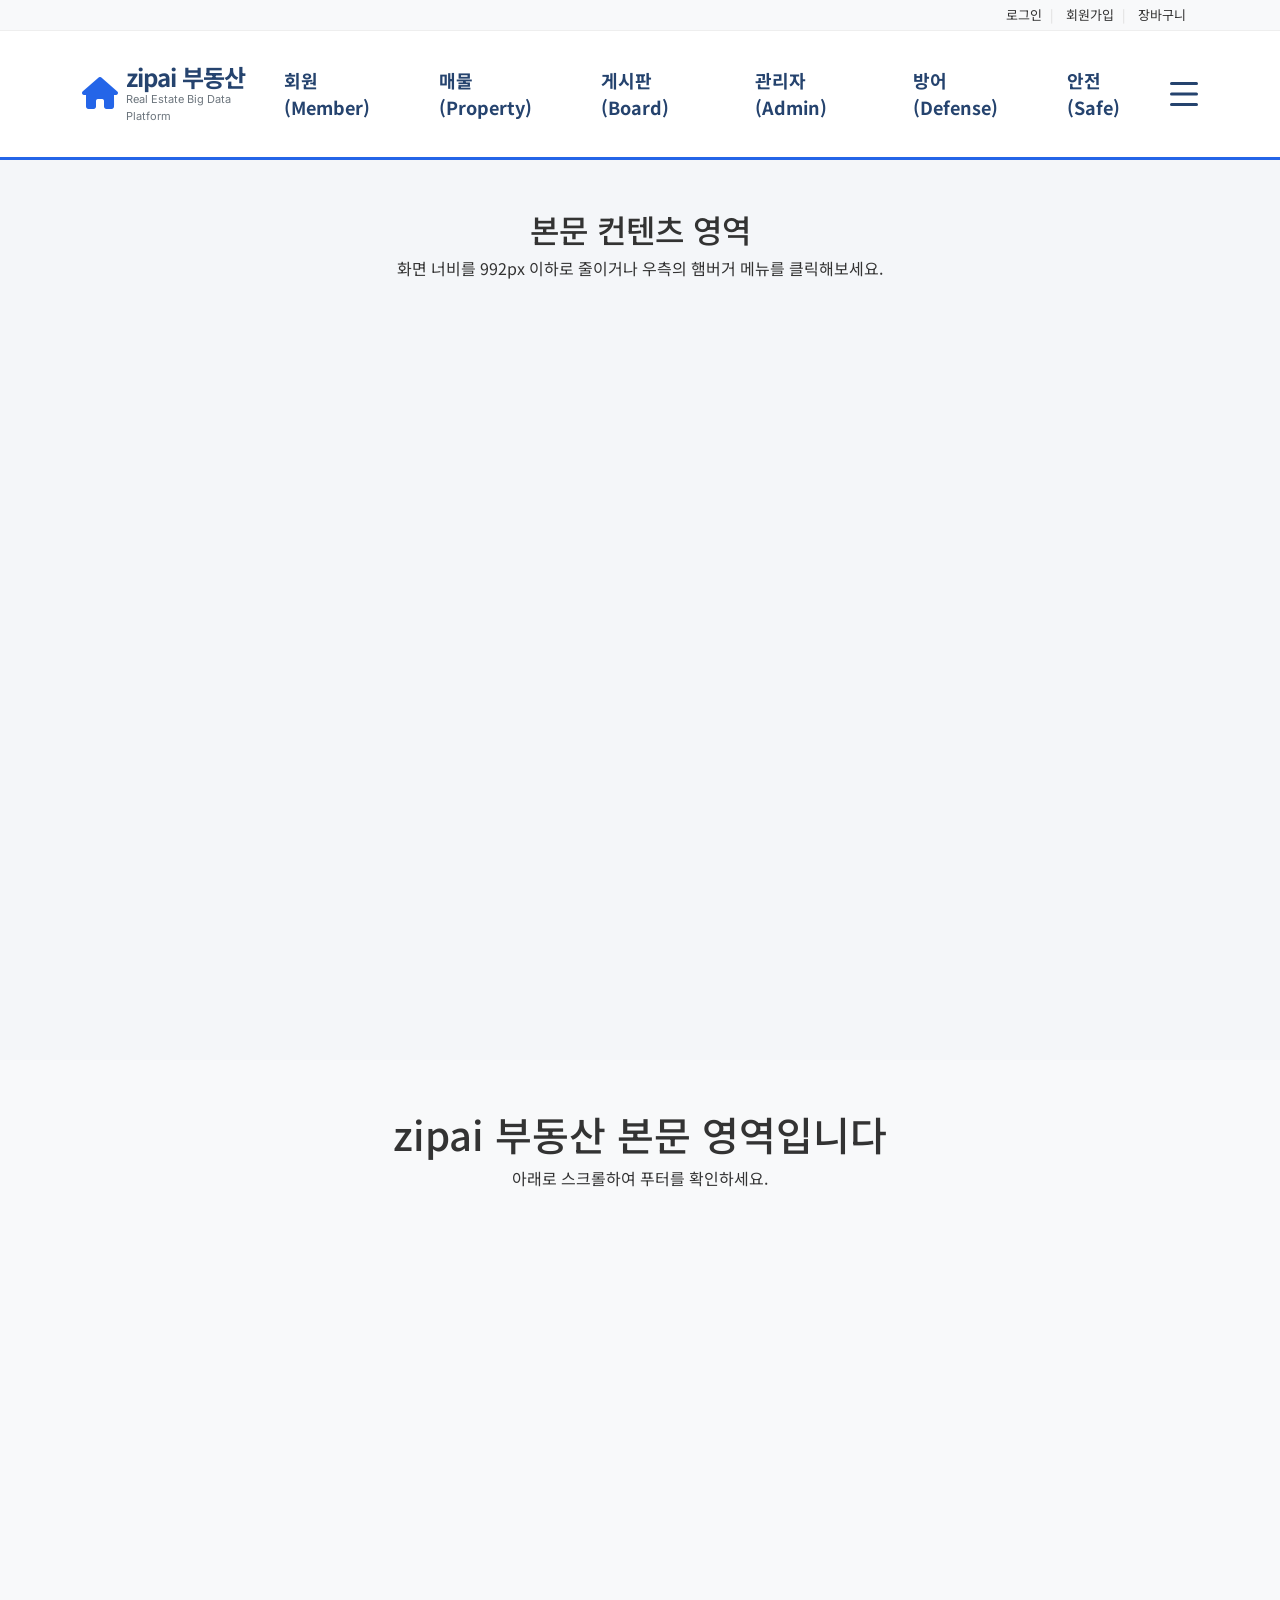
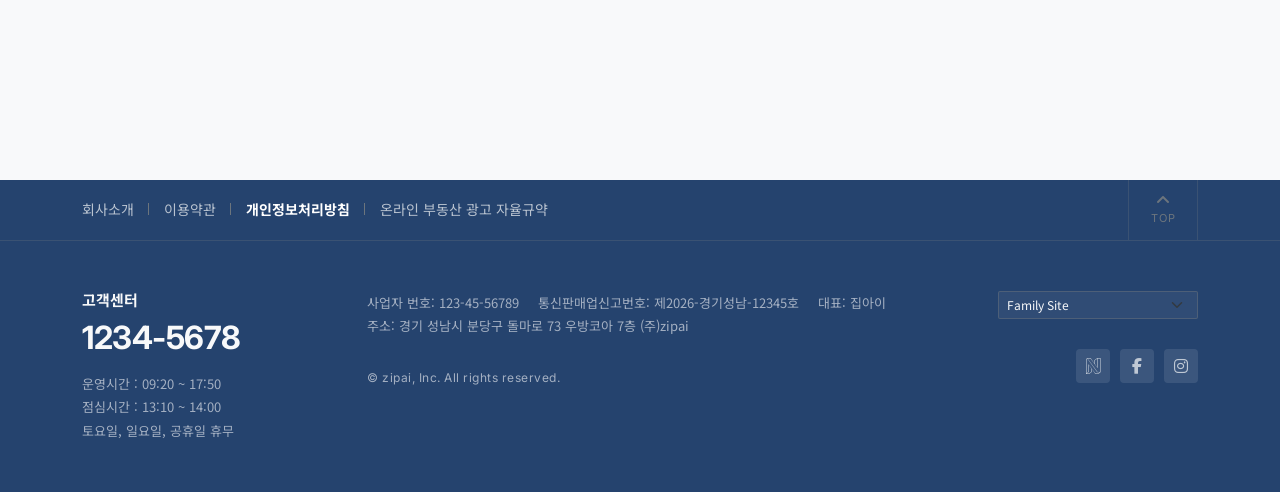
<file: index.html>
<!DOCTYPE html>
<html lang="ko">
<head>
    <meta charset="UTF-8">
    <meta name="viewport" content="width=device-width, initial-scale=1.0">
    <title>ZipAI</title>
        <!-- Bootstrap 5 CSS -->
    <link href="https://cdn.jsdelivr.net/npm/bootstrap@5.3.0/dist/css/bootstrap.min.css" rel="stylesheet">
    
    <!-- FontAwesome -->
    <link rel="stylesheet" href="https://cdnjs.cloudflare.com/ajax/libs/font-awesome/6.4.0/css/all.min.css">
    
    <!-- Custom CSS -->
    <link rel="stylesheet" href="../../static/css/header.css">
    <!-- 파비콘 추가 (인라인 SVG 활용) -->
    <link rel="icon" href="data:image/svg+xml,<svg xmlns=%22http://www.w3.org/2000/svg%22 viewBox=%220 0 100 100%22><text y=%22.9em%22 font-size=%2290%22>🏢</text></svg>">    
    <!-- 외부 스타일시트 연결 -->
    <link rel="stylesheet" href="../../static/css/footer.css">
</head>
<body>
    <!-- Header Section -->
    <header class="site-header">
        
        <!-- Top Utility Menu (Image 2 참조) -->
        <div class="top-util">
            <div class="container-xl d-flex justify-content-end">
                <ul class="util-nav list-unstyled d-flex mb-0">
                    <li><a href="../member/login.html">로그인</a></li>
                    <li><a href="../member/signup.html">회원가입</a></li>
                    <li><a href="../property/wishlist.html">장바구니</a></li>
                </ul>
            </div>
        </div>

        <!-- Main Header & Navigation -->
        <div class="main-header">
            <div class="container-xl d-flex justify-content-between align-items-center py-3">
                
                <!-- Logo -->
                <a href="../index.html" class="logo d-flex align-items-center text-decoration-none">
                    <i class="fas fa-home fa-2x me-2" style="color: var(--primary-color)"></i>
                    <div class="logo-text">
                        <h1 class="m-0 fs-4 fw-bold">zipai 부동산</h1>
                        <span class="d-block">Real Estate Big Data Platform</span>
                    </div>
                </a>

                <!-- Desktop Menu (2-Tier Dropdown) -->
                <!-- 992px(lg) 이하에서 숨김 처리 -->
                <nav class="desktop-nav d-none d-lg-block">
                    <ul class="main-menu d-flex list-unstyled m-0">
                        <li class="menu-item position-relative px-2">
                            <a href="../member/login.html" class="menu-link fw-bold">회원 (Member)</a>
                            <ul class="sub-menu list-unstyled position-absolute bg-white shadow">
                                <li><a href="../member/login.html">로그인</a></li>
                                <li><a href="../member/signup.html">회원가입</a></li>
                                <li><a href="../member/register.html">회원등록</a></li>
                                <li><a href="../member/mypage.html">마이페이지</a></li>
                            </ul>
                        </li>
                        <li class="menu-item position-relative px-2">
                            <a href="../property/search.html" class="menu-link fw-bold">매물 (Property)</a>
                            <ul class="sub-menu list-unstyled position-absolute bg-white shadow">
                                <li><a href="../property/search.html">매물검색</a></li>
                                <li><a href="../property/detail.html">매물상세</a></li>
                                <li><a href="../property/map.html">지도보기</a></li>
                                <li><a href="../property/recommend.html">매물추천</a></li>
                                <li><a href="../property/wishlist.html">관심매물</a></li>
                            </ul>
                        </li>
                        <li class="menu-item position-relative px-2">
                            <a href="./templates/board/qna.html" class="menu-link fw-bold">게시판 (Board)</a>
                            <ul class="sub-menu list-unstyled position-absolute bg-white shadow">
                                <li><a href="./templates/board/qna.html">Q&A</a></li>
                                <li><a href="./templates/board/qna_detail.html">Q&A상세</a></li>
                                <li><a href="./templates/board/write.html">글쓰기</a></li>
                                <li><a href="../board/trend.html">트렌드</a></li>
                                <li><a href="../board/about.html">소개</a></li>
                            </ul>
                        </li>
                        <li class="menu-item position-relative px-2">
                            <a href="../admin/admin.html" class="menu-link fw-bold">관리자 (Admin)</a>
                            <ul class="sub-menu list-unstyled position-absolute bg-white shadow">
                                <li><a href="../admin/admin.html">대시보드</a></li>
                                <li><a href="../admin/admin_users.html">회원관리</a></li>
                                <li><a href="../admin/admin_properties.html">매물관리</a></li>
                                <li><a href="../admin/admin_properties_new.html">신규매물</a></li>
                                <li><a href="../admin/market_dashboard.html">시장동향</a></li>
                            </ul>
                        </li>
                        <li class="menu-item position-relative px-2">
                            <a href="../defense/fraud_result.html" class="menu-link fw-bold">방어 (Defense)</a>
                            <ul class="sub-menu list-unstyled position-absolute bg-white shadow">
                                <li><a href="../defense/fraud_result.html">사기조회결과</a></li>
                                <li><a href="../defense/checklist.html">체크리스트</a></li>
                                <li><a href="../defense/charter-rate-calculator.html">전세가율계산기</a></li>
                                <li><a href="../defense/contract-guide.html">계약가이드</a></li>
                            </ul>
                        </li>
                        <li class="menu-item position-relative px-2">
                            <a href="../safe/risk_assessment.html" class="menu-link fw-bold">안전 (Safe)</a>
                            <ul class="sub-menu list-unstyled position-absolute bg-white shadow">
                                <li><a href="../safe/risk_assessment.html">위험도평가</a></li>
                                <li><a href="../safe/regional_safety_search.html">지역안전검색</a></li>
                                <li><a href="../safe/safety_map.html">안전지도</a></li>
                                <li><a href="../safe/admin_properties_new.html">안전매물등록</a></li>
                                <li><a href="../safe/market_dashboard.html">안전시장동향</a></li>
                            </ul>
                        </li>
                    </ul>
                </nav>

                <!-- Hamburger Button (Animated) -->
                <button class="hamburger-btn border-0 bg-transparent" id="hamburgerMenu" aria-label="Toggle Mega Menu">
                    <span class="bar bar1"></span>
                    <span class="bar bar2"></span>
                    <span class="bar bar3"></span>
                </button>
            </div>
        </div>

        <!-- Mega Menu (Overlay) -->
        <div class="mega-menu" id="megaMenu">
            <div class="container-xl">
                <div class="row g-4">
                    <div class="col-6 col-md-4 col-lg-2">
                        <h5>Member</h5>
                        <ul class="list-unstyled">
                            <li><a href="../member/login.html">login.html</a></li>
                            <li><a href="../member/signup.html">signup.html</a></li>
                            <li><a href="../member/register.html">register.html</a></li>
                            <li><a href="../member/mypage.html">mypage.html</a></li>
                        </ul>
                    </div>
                    <div class="col-6 col-md-4 col-lg-2">
                        <h5>Property</h5>
                        <ul class="list-unstyled">
                            <li><a href="../property/search.html">search.html</a></li>
                            <li><a href="../property/detail.html">detail.html</a></li>
                            <li><a href="../property/map.html">map.html</a></li>
                            <li><a href="../property/recommend.html">recommend.html</a></li>
                            <li><a href="../property/wishlist.html">wishlist.html</a></li>
                        </ul>
                    </div>
                    <div class="col-6 col-md-4 col-lg-2">
                        <h5>Board</h5>
                        <ul class="list-unstyled">
                            <li><a href="./templates/board/qna.html">qna.html</a></li>
                            <li><a href="./templates/board/qna_detail.html">qna_detail.html</a></li>
                            <li><a href="./templates/board/write.html">write.html</a></li>
                            <li><a href="../board/trend.html">trend.html</a></li>
                            <li><a href="../board/about.html">about.html</a></li>
                        </ul>
                    </div>
                    <div class="col-6 col-md-4 col-lg-2">
                        <h5>Admin</h5>
                        <ul class="list-unstyled">
                            <li><a href="../admin/admin.html">admin.html</a></li>
                            <li><a href="../admin/admin_users.html">admin_users.html</a></li>
                            <li><a href="../admin/admin_properties.html">admin_properties.html</a></li>
                            <li><a href="../admin/admin_properties_new.html">admin_properties_new.html</a></li>
                            <li><a href="../admin/market_dashboard.html">market_dashboard.html</a></li>
                        </ul>
                    </div>
                    <div class="col-6 col-md-4 col-lg-2">
                        <h5>Defense</h5>
                        <ul class="list-unstyled">
                            <li><a href="../defense/fraud_result.html">fraud_result.html</a></li>
                            <li><a href="../defense/checklist.html">checklist.html</a></li>
                            <li><a href="../defense/charter-rate-calculator.html">charter-rate-calculator.html</a></li>
                            <li><a href="../defense/contract-guide.html">contract-guide.html</a></li>
                        </ul>
                    </div>
                    <div class="col-6 col-md-4 col-lg-2">
                        <h5>Safe</h5>
                        <ul class="list-unstyled">
                            <li><a href="../safe/risk_assessment.html">risk_assessment.html</a></li>
                            <li><a href="../safe/regional_safety_search.html">regional_safety_search.html</a></li>
                            <li><a href="../safe/safety_map.html">safety_map.html</a></li>
                            <li><a href="../safe/admin_properties_new.html">admin_properties_new.html</a></li>
                            <li><a href="../safe/market_dashboard.html">market_dashboard.html</a></li>
                        </ul>
                    </div>
                </div>
            </div>
        </div>
    </header>

    <!-- Custom JS -->
    <script src="../../static/js/header.js"></script>
    
    <!-- 테스트용 바디 여백 -->
    <div style="height: 100vh; padding: 50px; text-align: center; background-color: #f4f6f9;">
        <h2>본문 컨텐츠 영역</h2>
        <p>화면 너비를 992px 이하로 줄이거나 우측의 햄버거 메뉴를 클릭해보세요.</p>
    </div>


    <!-- 본문 콘텐츠 영역 (테스트용 공간 확보) -->
    <div style="min-height: 80vh; padding: 50px; text-align: center; font-family: 'Noto Sans KR', sans-serif;">
        <h1>zipai 부동산 본문 영역입니다</h1>
        <p>아래로 스크롤하여 푸터를 확인하세요.</p>
    </div>

    <!-- 13. 우측 하단 투더탑 버튼 (플로팅) -->
    <button id="floatingTopBtn" class="floating-top-btn" aria-label="Top">
        <i class="fas fa-chevron-up"></i>
    </button>
    <!-- 푸터 시작 -->
    <footer class="site-footer">
        <!-- 상단 영역: 링크 및 이미지 속 탑 버튼 -->
        <div class="footer-top">
            <div class="container-fluid container-xl">
                <div class="top-inner">
                    <!-- 10. 모바일에서 사이트맵 메뉴 숨김 (d-none d-md-flex) -->
                    <ul class="sitemap-menu d-none d-md-flex">
                        <li><a href="#">회사소개</a></li>
                        <li><a href="#">이용약관</a></li>
                        <li><a href="#" class="fw-bold text-white">개인정보처리방침</a></li>
                        <li><a href="#">온라인 부동산 광고 자율규약</a></li>
                    </ul>
                    <!-- 첨부 이미지의 우측 상단 TOP 버튼 UI 유지 -->
                    <div class="top-img-btn d-none d-md-flex" onclick="window.scrollTo(0,0);">
                        <i class="fas fa-angle-up"></i>
                        <span>TOP</span>
                    </div>
                </div>
            </div>
        </div>

        <!-- 하단 영역: 고객센터, 회사정보, 패밀리사이트, SNS -->
        <div class="footer-bottom">
            <div class="container-fluid container-xl">
                <div class="row bottom-inner">
                    <!-- 좌측: 고객센터 -->
                    <div class="col-12 col-lg-3 customer-center">
                        <h3 class="cc-title">고객센터</h3>
                        <h2 class="cc-number">1234-5678</h2>
                        <p class="cc-time">운영시간 : 09:20 ~ 17:50<br>점심시간 : 13:10 ~ 14:00<br>토요일, 일요일, 공휴일 휴무</p>
                    </div>
                    
                    <!-- 중앙: 회사 정보 -->
                    <div class="col-12 col-lg-6 company-info">
                        <div class="info-text">
                            <span>사업자 번호: 123-45-56789</span>
                            <span>통신판매업신고번호: 제2026-경기성남-12345호</span>
                            <span>대표: 집아이</span><br>
                            <span>주소: 경기 성남시 분당구 돌마로 73 우방코아 7층 (주)zipai</span>
                        </div>
                        <div class="copyright">
                            &copy; zipai, Inc. All rights reserved.
                        </div>
                    </div>

                    <!-- 우측: 패밀리사이트 및 SNS -->
                    <div class="col-12 col-lg-3 extra-info">
                        <!-- 12. 패밀리사이트 추가 (홈픽부동산 등 5개 항목) -->
                        <div class="family-site">
                            <select class="form-select form-select-sm" aria-label="Family Site" onchange="if(this.value) window.open(this.value, '_blank');">
                                <option selected value="">Family Site</option>
                                <option value="#1">zipai 부동산 중개법인</option>
                                <option value="#2">zipai 인테리어 솔루션</option>
                                <option value="#3">zipai 이사/청소</option>
                                <option value="#4">zipai 파이낸스 대출</option>
                                <option value="#5">zipai 프라퍼티 매니지먼트</option>
                            </select>
                        </div>
                        <!-- SNS 아이콘 -->
                        <div class="sns-icons">
                            <a href="#" aria-label="Naver Blog"><i class="fa-brands fa-neos"></i></a>
                            <a href="#" aria-label="Facebook"><i class="fa-brands fa-facebook-f"></i></a>
                            <a href="#" aria-label="Instagram"><i class="fa-brands fa-instagram"></i></a>
                        </div>
                    </div>
                </div>
            </div>
        </div>
    </footer>

    <!-- 플로팅 투더탑 스크립트 -->
    <script>
        const topBtn = document.getElementById('floatingTopBtn');
        window.addEventListener('scroll', () => {
            if (window.scrollY > 200) {
                topBtn.classList.add('show');
            } else {
                topBtn.classList.remove('show');
            }
        });
        topBtn.addEventListener('click', () => {
            window.scrollTo({ top: 0, behavior: 'smooth' });
        });
    </script>
</body>
</html>
</file>
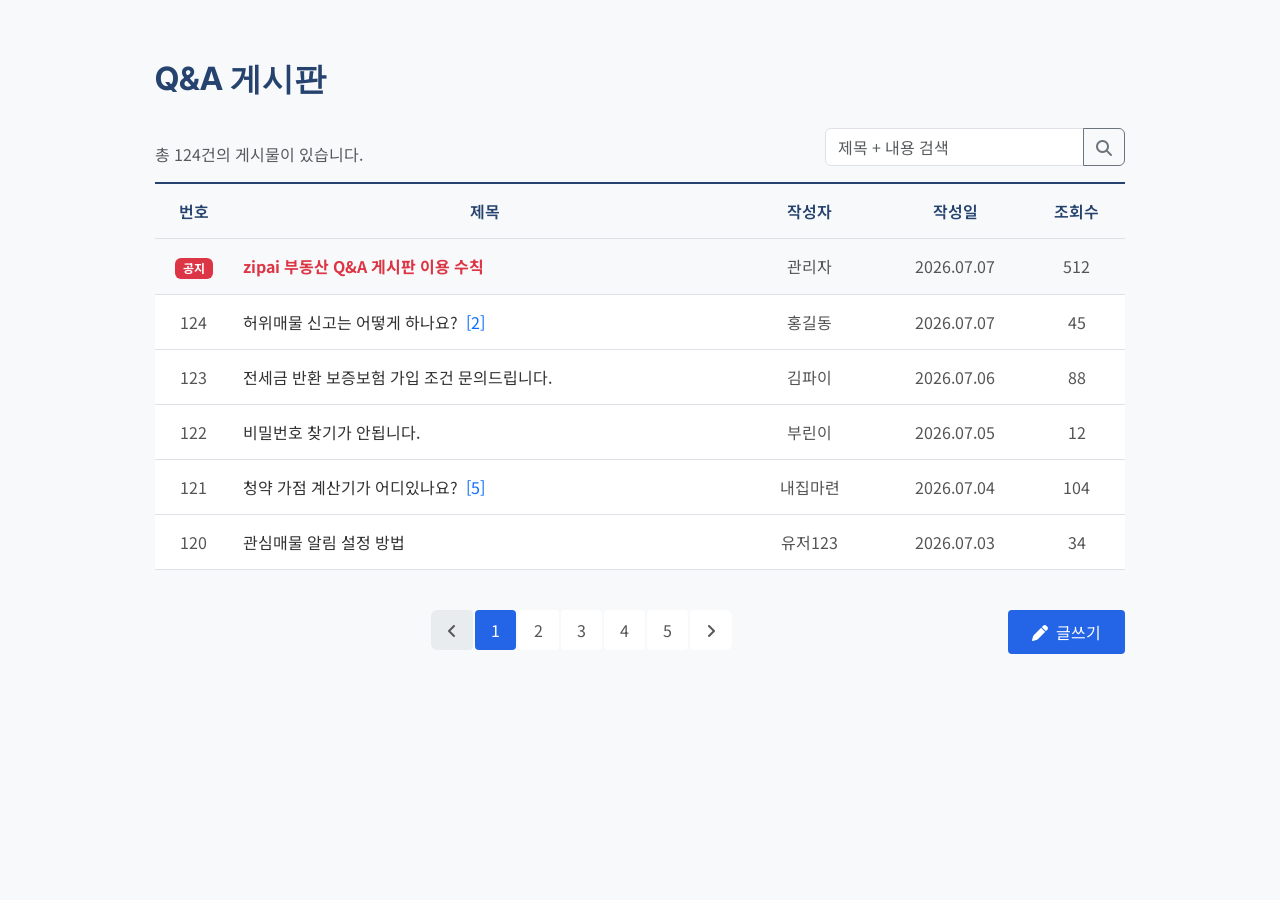
<file: templates/board/qna.html>
<!DOCTYPE html>
<html lang="ko">
<head>
    <meta charset="UTF-8">
    <meta name="viewport" content="width=device-width, initial-scale=1.0">
    <title>Q&A 게시판 - zipai 부동산</title>
    <link href="https://cdn.jsdelivr.net/npm/bootstrap@5.3.0/dist/css/bootstrap.min.css" rel="stylesheet">
    <link rel="stylesheet" href="https://cdnjs.cloudflare.com/ajax/libs/font-awesome/6.4.0/css/all.min.css">
    <link rel="stylesheet" href="../../static/css/board.css">
</head>
<body>
    <div class="board-container">
        <h2 class="page-title">Q&A 게시판</h2>
        
        <div class="d-flex justify-content-between mb-3">
            <p class="text-muted mb-0 align-self-end">총 124건의 게시물이 있습니다.</p>
            <div class="search-box input-group" style="width: 300px;">
                <input type="text" class="form-control" placeholder="제목 + 내용 검색">
                <button class="btn btn-outline-secondary" type="button"><i class="fas fa-search"></i></button>
            </div>
        </div>

        <div class="table-responsive">
            <table class="table board-table table-hover">
                <colgroup>
                    <col style="width: 8%;">
                    <col style="width: auto;">
                    <col style="width: 15%;">
                    <col style="width: 15%;">
                    <col style="width: 10%;">
                </colgroup>
                <thead>
                    <tr>
                        <th>번호</th>
                        <th>제목</th>
                        <th>작성자</th>
                        <th>작성일</th>
                        <th>조회수</th>
                    </tr>
                </thead>
                <tbody>
                    <!-- 공지사항 -->
                    <tr class="table-light font-weight-bold">
                        <td><span class="badge bg-danger">공지</span></td>
                        <td class="td-title"><a href="qna_detail.html" class="fw-bold text-danger">zipai 부동산 Q&A 게시판 이용 수칙</a></td>
                        <td>관리자</td>
                        <td>2026.07.07</td>
                        <td>512</td>
                    </tr>
                    <!-- 일반 게시글 -->
                    <tr>
                        <td>124</td>
                        <td class="td-title"><a href="qna_detail.html">허위매물 신고는 어떻게 하나요?</a> <span class="text-primary ms-1">[2]</span></td>
                        <td>홍길동</td>
                        <td>2026.07.07</td>
                        <td>45</td>
                    </tr>
                    <tr>
                        <td>123</td>
                        <td class="td-title"><a href="qna_detail.html">전세금 반환 보증보험 가입 조건 문의드립니다.</a></td>
                        <td>김파이</td>
                        <td>2026.07.06</td>
                        <td>88</td>
                    </tr>
                    <tr>
                        <td>122</td>
                        <td class="td-title"><a href="qna_detail.html">비밀번호 찾기가 안됩니다.</a></td>
                        <td>부린이</td>
                        <td>2026.07.05</td>
                        <td>12</td>
                    </tr>
                    <tr>
                        <td>121</td>
                        <td class="td-title"><a href="qna_detail.html">청약 가점 계산기가 어디있나요?</a> <span class="text-primary ms-1">[5]</span></td>
                        <td>내집마련</td>
                        <td>2026.07.04</td>
                        <td>104</td>
                    </tr>
                    <tr>
                        <td>120</td>
                        <td class="td-title"><a href="qna_detail.html">관심매물 알림 설정 방법</a></td>
                        <td>유저123</td>
                        <td>2026.07.03</td>
                        <td>34</td>
                    </tr>
                </tbody>
            </table>
        </div>

        <div class="d-flex justify-content-between mt-4">
            <div></div> <!-- 빈 공간 확보 (Flexbox) -->
            
            <!-- 페이징 -->
            <nav aria-label="Page navigation">
                <ul class="pagination mb-0">
                    <li class="page-item disabled"><a class="page-link" href="#"><i class="fas fa-angle-left"></i></a></li>
                    <li class="page-item active"><a class="page-link" href="#">1</a></li>
                    <li class="page-item"><a class="page-link" href="#">2</a></li>
                    <li class="page-item"><a class="page-link" href="#">3</a></li>
                    <li class="page-item"><a class="page-link" href="#">4</a></li>
                    <li class="page-item"><a class="page-link" href="#">5</a></li>
                    <li class="page-item"><a class="page-link" href="#"><i class="fas fa-angle-right"></i></a></li>
                </ul>
            </nav>

            <!-- 글쓰기 버튼 -->
            <a href="write.html" class="btn btn-primary-custom"><i class="fas fa-pen me-2"></i>글쓰기</a>
        </div>
    </div>
    <script src="../../static/js/board.js"></script>
</body>
</html>
</file>
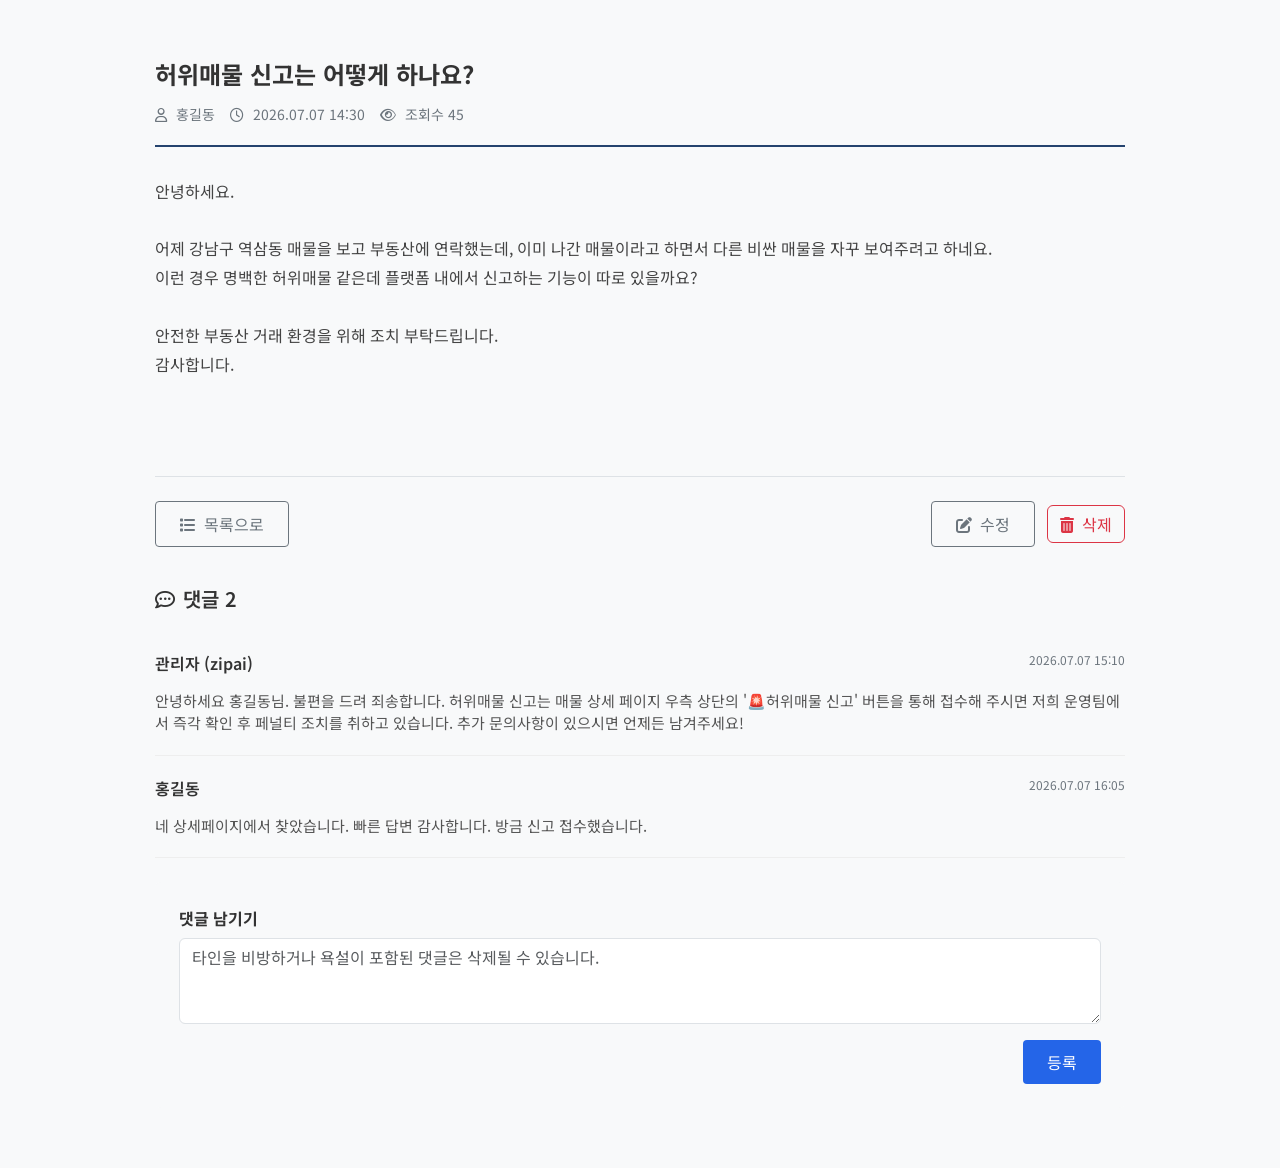
<file: templates/board/qna_detail.html>
<!DOCTYPE html>
<html lang="ko">
<head>
    <meta charset="UTF-8">
    <meta name="viewport" content="width=device-width, initial-scale=1.0">
    <title>게시글 상세 - zipai 부동산</title>
    <link href="https://cdn.jsdelivr.net/npm/bootstrap@5.3.0/dist/css/bootstrap.min.css" rel="stylesheet">
    <link rel="stylesheet" href="https://cdnjs.cloudflare.com/ajax/libs/font-awesome/6.4.0/css/all.min.css">
    <link rel="stylesheet" href="../../static/css/board.css">
</head>
<body>
    <div class="board-container">
        <!-- 게시글 헤더 -->
        <div class="detail-header">
            <h3 class="detail-title">허위매물 신고는 어떻게 하나요?</h3>
            <div class="detail-info d-flex flex-wrap">
                <span><i class="far fa-user"></i> 홍길동</span>
                <span><i class="far fa-clock"></i> 2026.07.07 14:30</span>
                <span><i class="far fa-eye"></i> 조회수 45</span>
            </div>
        </div>

        <!-- 게시글 본문 -->
        <div class="detail-content">
            안녕하세요.<br><br>
            어제 강남구 역삼동 매물을 보고 부동산에 연락했는데, 이미 나간 매물이라고 하면서 다른 비싼 매물을 자꾸 보여주려고 하네요.<br>
            이런 경우 명백한 허위매물 같은데 플랫폼 내에서 신고하는 기능이 따로 있을까요?<br><br>
            안전한 부동산 거래 환경을 위해 조치 부탁드립니다.<br>
            감사합니다.
        </div>

        <!-- 버튼 영역 (목록, 수정, 삭제) -->
        <div class="d-flex justify-content-between mt-4">
            <a href="qna.html" class="btn btn-outline-custom"><i class="fas fa-list me-2"></i>목록으로</a>
            <div>
                <!-- 작성자 본인 또는 관리자일 때만 노출되는 버튼 그룹 -->
                <a href="write.html" class="btn btn-outline-custom me-2"><i class="fas fa-edit me-2"></i>수정</a>
                <button type="button" class="btn btn-outline-danger" id="btnDelete"><i class="fas fa-trash-alt me-2"></i>삭제</button>
            </div>
        </div>

        <!-- 댓글 영역 -->
        <div class="comment-section">
            <h5 class="comment-count"><i class="far fa-comment-dots me-2"></i>댓글 2</h5>
            
            <ul class="comment-list">
                <li class="comment-item">
                    <div class="d-flex justify-content-between">
                        <div class="comment-author">관리자 (zipai)</div>
                        <div class="comment-date">2026.07.07 15:10</div>
                    </div>
                    <div class="comment-text">
                        안녕하세요 홍길동님. 불편을 드려 죄송합니다. 허위매물 신고는 매물 상세 페이지 우측 상단의 '🚨허위매물 신고' 버튼을 통해 접수해 주시면 저희 운영팀에서 즉각 확인 후 페널티 조치를 취하고 있습니다. 추가 문의사항이 있으시면 언제든 남겨주세요!
                    </div>
                </li>
                <li class="comment-item">
                    <div class="d-flex justify-content-between">
                        <div class="comment-author">홍길동</div>
                        <div class="comment-date">2026.07.07 16:05</div>
                    </div>
                    <div class="comment-text">
                        네 상세페이지에서 찾았습니다. 빠른 답변 감사합니다. 방금 신고 접수했습니다.
                    </div>
                </li>
            </ul>

            <!-- 댓글 입력 폼 -->
            <form id="commentForm" class="mt-4 bg-light p-4 rounded">
                <div class="mb-3">
                    <label for="commentInput" class="form-label fw-bold">댓글 남기기</label>
                    <textarea class="form-control" id="commentInput" rows="3" placeholder="타인을 비방하거나 욕설이 포함된 댓글은 삭제될 수 있습니다."></textarea>
                </div>
                <div class="text-end">
                    <button type="submit" class="btn btn-primary-custom px-4">등록</button>
                </div>
            </form>
        </div>
    </div>
    <script src="../../static/js/board.js"></script>
</body>
</html>
</file>
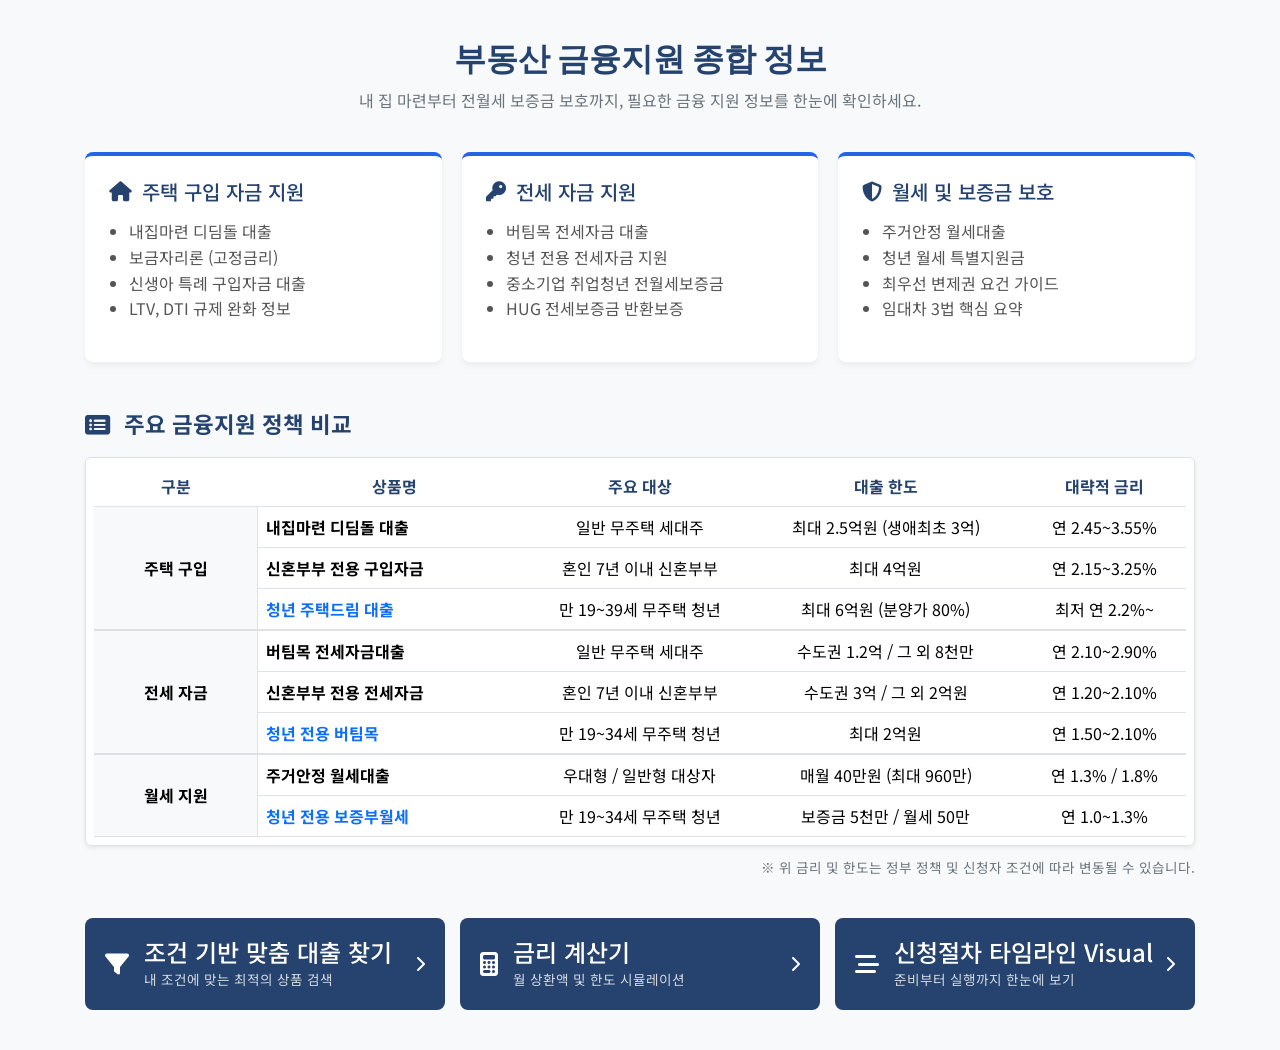
<file: templates/board/trend1.html>
<!DOCTYPE html>
<html lang="ko">
<head>
    <meta charset="UTF-8">
    <meta name="viewport" content="width=device-width, initial-scale=1.0">
    <title>부동산 금융지원 정보 - zipai</title>
    <link href="https://cdn.jsdelivr.net/npm/bootstrap@5.3.0/dist/css/bootstrap.min.css" rel="stylesheet">
    <link rel="stylesheet" href="../../static/css/common.css">
    <link rel="stylesheet" href="../../static/css/trend.css">
    <link rel="stylesheet" href="https://cdnjs.cloudflare.com/ajax/libs/font-awesome/6.4.0/css/all.min.css">
</head>
<body>
    <!-- [헤더 메뉴바 영역] 다른 팀원의 헤더 HTML 파일 링크 위치 -->

    <main class="trend-wrapper">
        <div class="container">
            <div class="page-header">
                <h2>부동산 금융지원 종합 정보</h2>
                <p>내 집 마련부터 전월세 보증금 보호까지, 필요한 금융 지원 정보를 한눈에 확인하세요.</p>
            </div>

            <!-- 1. 핵심 금융지원 3대 요소 (Grid) -->
            <div class="info-grid">
                <div class="info-card">
                    <h3><i class="fas fa-home"></i> 주택 구입 자금 지원</h3>
                    <ul>
                        <li>내집마련 디딤돌 대출</li>
                        <li>보금자리론 (고정금리)</li>
                        <li>신생아 특례 구입자금 대출</li>
                        <li>LTV, DTI 규제 완화 정보</li>
                    </ul>
                </div>
                <div class="info-card">
                    <h3><i class="fas fa-key"></i> 전세 자금 지원</h3>
                    <ul>
                        <li>버팀목 전세자금 대출</li>
                        <li>청년 전용 전세자금 지원</li>
                        <li>중소기업 취업청년 전월세보증금</li>
                        <li>HUG 전세보증금 반환보증</li>
                    </ul>
                </div>
                <div class="info-card">
                    <h3><i class="fas fa-shield-alt"></i> 월세 및 보증금 보호</h3>
                    <ul>
                        <li>주거안정 월세대출</li>
                        <li>청년 월세 특별지원금</li>
                        <li>최우선 변제권 요건 가이드</li>
                        <li>임대차 3법 핵심 요약</li>
                    </ul>
                </div>
            </div>

            <!-- ⭐ 새로 추가된 영역: 한눈에 보는 주요 금융지원 정책 표 -->
            <div class="mt-5 mb-4">
                <h3 style="color:var(--accent-color); font-size:1.4rem; margin-bottom:20px; font-weight:700;">
                    <i class="fas fa-list-alt me-2"></i> 주요 금융지원 정책 비교
                </h3>
                
                <!-- table-responsive: 모바일에서 가로 스크롤 지원하여 레이아웃 깨짐 방지 -->
                <div class="table-responsive bg-white rounded shadow-sm border p-2">
                    <table class="table table-hover text-center align-middle mb-0" style="min-width: 800px;">
                        <thead style="background-color: var(--bg-light);">
                            <tr>
                                <th scope="col" style="width: 15%; color:var(--accent-color);">구분</th>
                                <th scope="col" style="width: 25%; color:var(--accent-color);">상품명</th>
                                <th scope="col" style="width: 20%; color:var(--accent-color);">주요 대상</th>
                                <th scope="col" style="width: 25%; color:var(--accent-color);">대출 한도</th>
                                <th scope="col" style="width: 15%; color:var(--accent-color);">대략적 금리</th>
                            </tr>
                        </thead>
                        <tbody>
                            <!-- 주택 구입 -->
                            <tr>
                                <td rowspan="3" class="fw-bold border-end" style="background-color: var(--bg-light);">주택 구입</td>
                                <td class="text-start fw-bold">내집마련 디딤돌 대출</td>
                                <td>일반 무주택 세대주</td>
                                <td>최대 2.5억원 (생애최초 3억)</td>
                                <td>연 2.45~3.55%</td>
                            </tr>
                            <tr>
                                <td class="text-start fw-bold">신혼부부 전용 구입자금</td>
                                <td>혼인 7년 이내 신혼부부</td>
                                <td>최대 4억원</td>
                                <td>연 2.15~3.25%</td>
                            </tr>
                            <tr>
                                <td class="text-start fw-bold text-primary">청년 주택드림 대출</td>
                                <td>만 19~39세 무주택 청년</td>
                                <td>최대 6억원 (분양가 80%)</td>
                                <td>최저 연 2.2%~</td>
                            </tr>
                            
                            <!-- 전세 자금 -->
                            <tr style="border-top: 2px solid #dee2e6;">
                                <td rowspan="3" class="fw-bold border-end" style="background-color: var(--bg-light);">전세 자금</td>
                                <td class="text-start fw-bold">버팀목 전세자금대출</td>
                                <td>일반 무주택 세대주</td>
                                <td>수도권 1.2억 / 그 외 8천만</td>
                                <td>연 2.10~2.90%</td>
                            </tr>
                            <tr>
                                <td class="text-start fw-bold">신혼부부 전용 전세자금</td>
                                <td>혼인 7년 이내 신혼부부</td>
                                <td>수도권 3억 / 그 외 2억원</td>
                                <td>연 1.20~2.10%</td>
                            </tr>
                            <tr>
                                <td class="text-start fw-bold text-primary">청년 전용 버팀목</td>
                                <td>만 19~34세 무주택 청년</td>
                                <td>최대 2억원</td>
                                <td>연 1.50~2.10%</td>
                            </tr>

                            <!-- 월세 지원 -->
                            <tr style="border-top: 2px solid #dee2e6;">
                                <td rowspan="2" class="fw-bold border-end" style="background-color: var(--bg-light);">월세 지원</td>
                                <td class="text-start fw-bold">주거안정 월세대출</td>
                                <td>우대형 / 일반형 대상자</td>
                                <td>매월 40만원 (최대 960만)</td>
                                <td>연 1.3% / 1.8%</td>
                            </tr>
                            <tr>
                                <td class="text-start fw-bold text-primary">청년 전용 보증부월세</td>
                                <td>만 19~34세 무주택 청년</td>
                                <td>보증금 5천만 / 월세 50만</td>
                                <td>연 1.0~1.3%</td>
                            </tr>
                        </tbody>
                    </table>
                </div>
                <div class="text-end mt-2">
                    <span style="font-size: 0.85rem; color: var(--secondary-color);">
                        ※ 위 금리 및 한도는 정부 정책 및 신청자 조건에 따라 변동될 수 있습니다.
                    </span>
                </div>
            </div>

            <!-- 2. 추가 확인 페이지로 이동하는 링크 카드 영역 -->
            <div class="link-cards">
                <a href="trend2.html" class="link-card">
                    <div class="d-flex align-items-center">
                        <i class="fas fa-filter icon-box"></i>
                        <div>
                            <h4 style="margin:0;">조건 기반 맞춤 대출 찾기</h4>
                            <span style="font-size:0.85rem; opacity:0.8;">내 조건에 맞는 최적의 상품 검색</span>
                        </div>
                    </div>
                    <i class="fas fa-chevron-right"></i>
                </a>
                <a href="trend3.html" class="link-card">
                    <div class="d-flex align-items-center">
                        <i class="fas fa-calculator icon-box"></i>
                        <div>
                            <h4 style="margin:0;">금리 계산기</h4>
                            <span style="font-size:0.85rem; opacity:0.8;">월 상환액 및 한도 시뮬레이션</span>
                        </div>
                    </div>
                    <i class="fas fa-chevron-right"></i>
                </a>
                <a href="trend4.html" class="link-card">
                    <div class="d-flex align-items-center">
                        <i class="fas fa-stream icon-box"></i>
                        <div>
                            <h4 style="margin:0;">신청절차 타임라인 Visual</h4>
                            <span style="font-size:0.85rem; opacity:0.8;">준비부터 실행까지 한눈에 보기</span>
                        </div>
                    </div>
                    <i class="fas fa-chevron-right"></i>
                </a>
            </div>
        </div>
    </main>

    <!-- [푸터 영역] 다른 팀원의 푸터 HTML 파일 링크 위치 -->
    <script src="../../static/js/trend.js"></script>
</body>
</html>
</file>
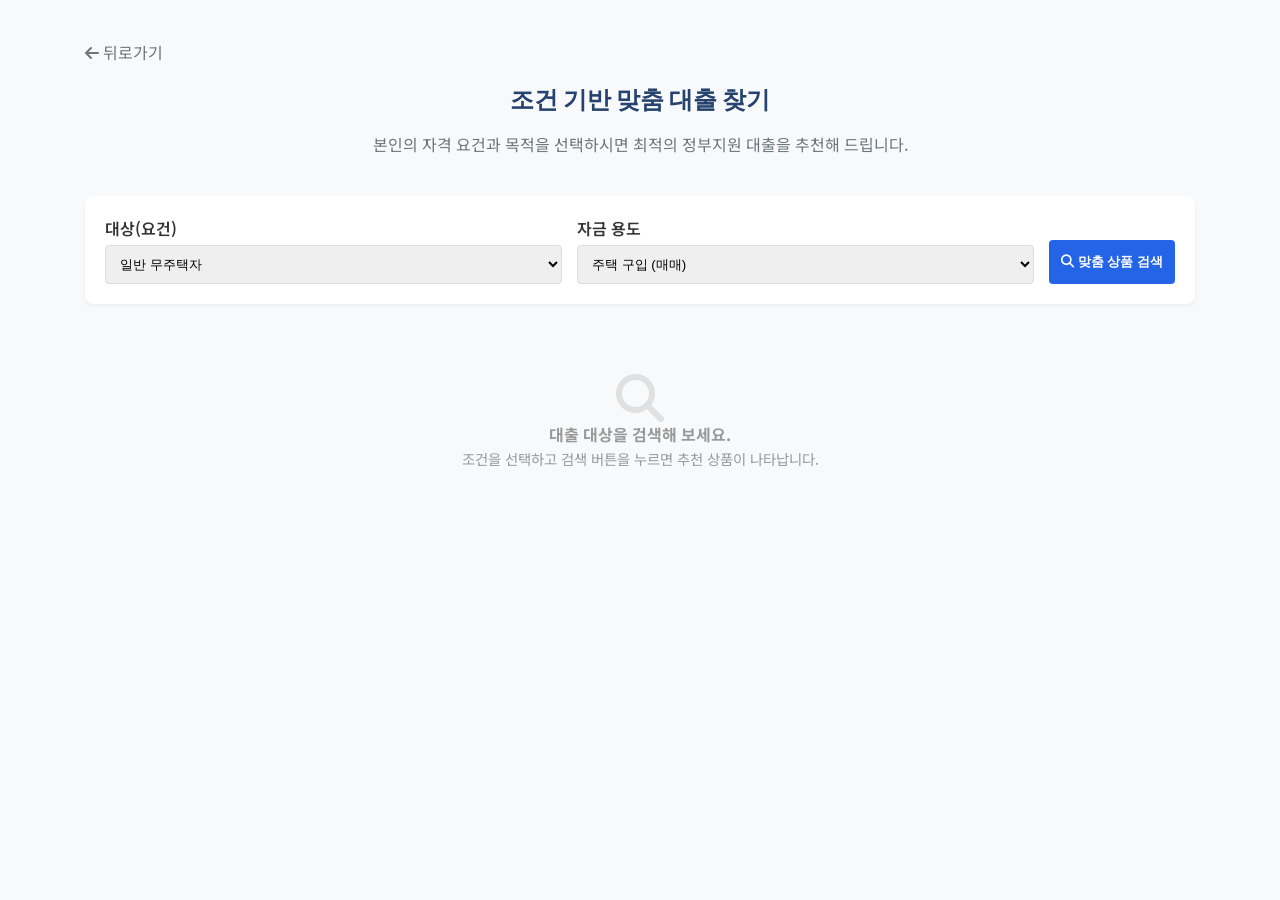
<file: templates/board/trend2.html>
<!DOCTYPE html>
<html lang="ko">
<head>
    <meta charset="UTF-8">
    <meta name="viewport" content="width=device-width, initial-scale=1.0">
    <title>맞춤 대출 찾기 - zipai</title>
    <link rel="stylesheet" href="../../static/css/common.css">
    <link rel="stylesheet" href="../../static/css/trend.css">
    <link rel="stylesheet" href="https://cdnjs.cloudflare.com/ajax/libs/font-awesome/6.4.0/css/all.min.css">
</head>
<body>
    <!-- [헤더 메뉴바 위치] -->

    <main class="trend-wrapper">
        <div class="container">
            <div class="mb-4">
                <a href="trend1.html" style="color:var(--secondary-color); text-decoration:none;"><i class="fas fa-arrow-left"></i> 뒤로가기</a>
            </div>
            <div class="page-header">
                <h2>조건 기반 맞춤 대출 찾기</h2>
                <p>본인의 자격 요건과 목적을 선택하시면 최적의 정부지원 대출을 추천해 드립니다.</p>
            </div>

            <form id="loanFilterForm" class="filter-box">
                <div class="filter-group">
                    <label for="targetType">대상(요건)</label>
                    <select id="targetType">
                        <option value="general">일반 무주택자</option>
                        <option value="youth">청년 (만 19세~34세)</option>
                        <option value="newlywed">신혼부부 (혼인 7년 이내)</option>
                        <option value="lowincome">취약계층 / 다자녀가구</option>
                    </select>
                </div>
                <div class="filter-group">
                    <label for="loanPurpose">자금 용도</label>
                    <select id="loanPurpose">
                        <option value="purchase">주택 구입 (매매)</option>
                        <option value="jeonse">전세 보증금</option>
                        <option value="monthly">월세 지원</option>
                    </select>
                </div>
                <button type="submit" class="btn-search"><i class="fas fa-search"></i> 맞춤 상품 검색</button>
            </form>

            <!-- 동적 결과 출력 영역 -->
            <div class="result-list" id="filterResults">
                <div style="text-align:center; color:#999; padding:40px;">
                    <i class="fas fa-search fa-3x mb-3" style="color:#e0e0e0;"></i><br>
                    <strong>대출 대상을 검색해 보세요.</strong><br>
                    <span style="font-size:0.9rem;">조건을 선택하고 검색 버튼을 누르면 추천 상품이 나타납니다.</span>
                </div>
            </div>
        </div>
    </main>

    <!-- [푸터 위치] -->
    <script src="../../static/js/trend.js"></script>
</body>
</html>
</file>
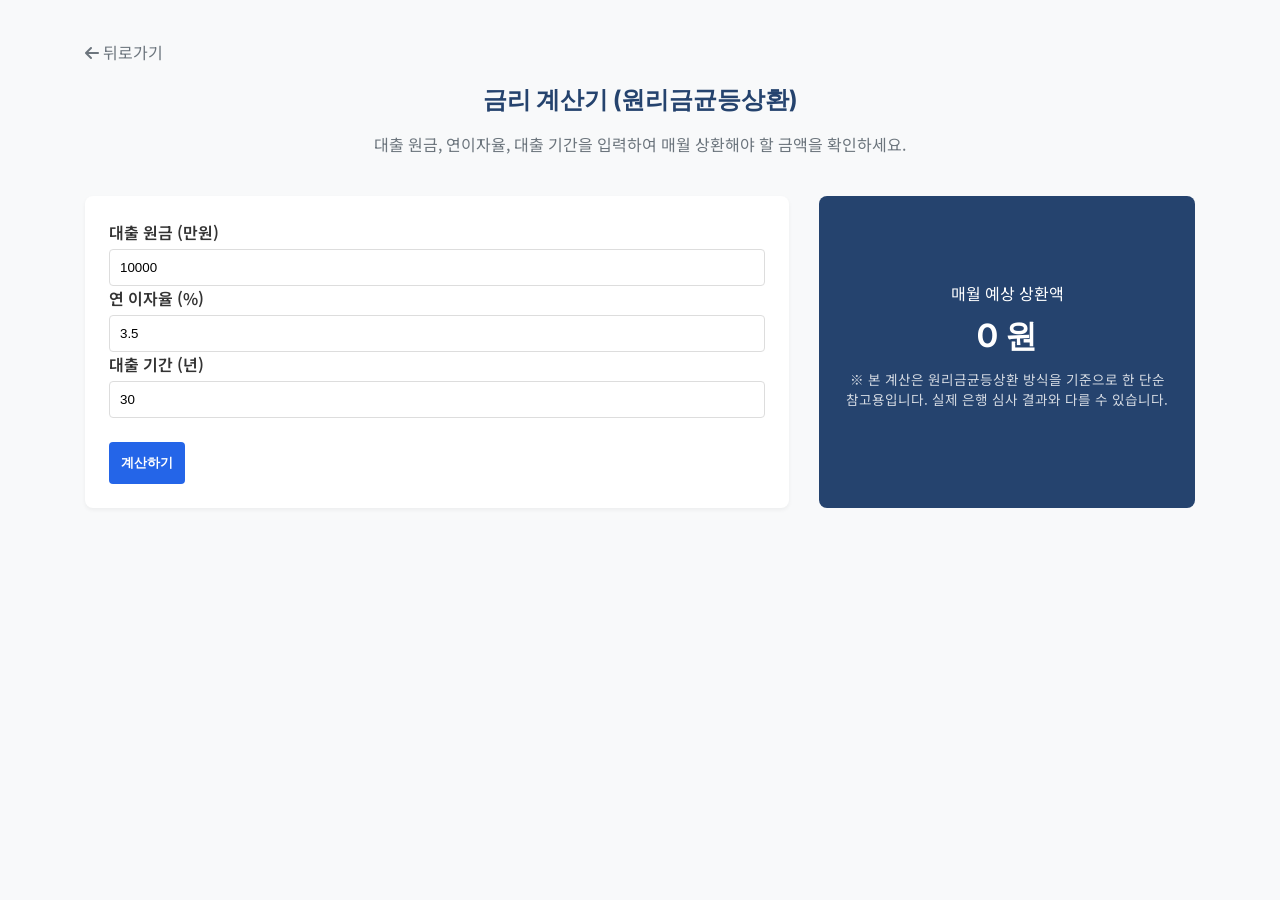
<file: templates/board/trend3.html>
<!DOCTYPE html>
<html lang="ko">
<head>
    <meta charset="UTF-8">
    <meta name="viewport" content="width=device-width, initial-scale=1.0">
    <title>대출한도 & 금리 계산기 - zipai</title>
    <link rel="stylesheet" href="../../static/css/common.css">
    <link rel="stylesheet" href="../../static/css/trend.css">
    <link rel="stylesheet" href="https://cdnjs.cloudflare.com/ajax/libs/font-awesome/6.4.0/css/all.min.css">
</head>
<body>
    <!-- [헤더 메뉴바 영역] 다른 팀원의 헤더 HTML 파일 링크 위치 -->

    <main class="trend-wrapper">
        <div class="container">
            <div class="mb-4">
                <a href="trend1.html" style="color:var(--secondary-color); text-decoration:none;"><i class="fas fa-arrow-left"></i> 뒤로가기</a>
            </div>
            <div class="page-header">
                <h2>금리 계산기 (원리금균등상환)</h2>
                <p>대출 원금, 연이자율, 대출 기간을 입력하여 매월 상환해야 할 금액을 확인하세요.</p>
            </div>
            
            <div class="calc-container">
                <form id="calcForm" class="calc-form">
                    <div class="filter-group mb-3">
                        <label for="principal">대출 원금 (만원)</label>
                        <input type="number" id="principal" value="10000" style="width:100%; padding:10px; border:1px solid #ddd; border-radius:4px;" required>
                    </div>
                    <div class="filter-group mb-3 mt-3">
                        <label for="rate">연 이자율 (%)</label>
                        <input type="number" step="0.1" id="rate" value="3.5" style="width:100%; padding:10px; border:1px solid #ddd; border-radius:4px;" required>
                    </div>
                    <div class="filter-group mb-3 mt-3">
                        <label for="term">대출 기간 (년)</label>
                        <input type="number" id="term" value="30" style="width:100%; padding:10px; border:1px solid #ddd; border-radius:4px;" required>
                    </div>
                    <button type="submit" class="btn-search mt-3">계산하기</button>
                </form>
                
                <div class="calc-result">
                    <h4>매월 예상 상환액</h4>
                    <div class="amount" id="calcResultVal">0 원</div>
                    <p style="font-size:0.85rem; margin-top:10px; opacity:0.8;">※ 본 계산은 원리금균등상환 방식을 기준으로 한 단순 참고용입니다. 실제 은행 심사 결과와 다를 수 있습니다.</p>
                </div>
            </div>
        </div>
    </main>

    <!-- [푸터 영역] 다른 팀원의 푸터 HTML 파일 링크 위치 -->
    <script src="../../static/js/trend.js"></script>
</body>
</html>
</file>
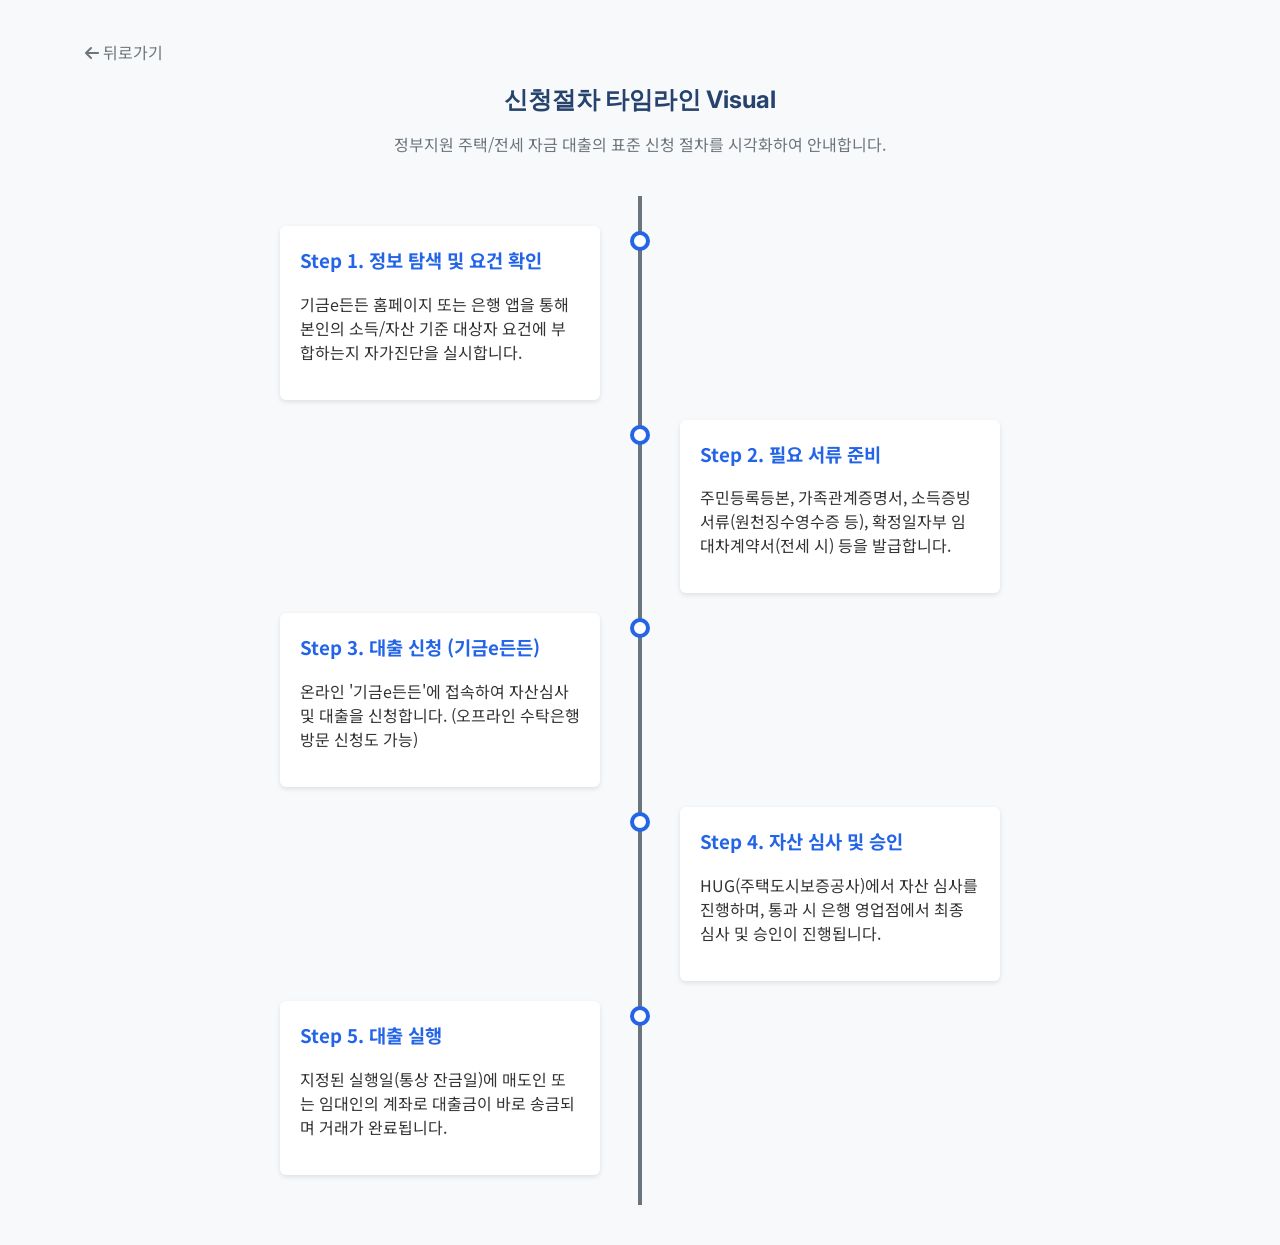
<file: templates/board/trend4.html>
<!DOCTYPE html>
<html lang="ko">
<head>
    <meta charset="UTF-8">
    <meta name="viewport" content="width=device-width, initial-scale=1.0">
    <title>신청절차 타임라인 - zipai</title>
    <link rel="stylesheet" href="../../static/css/common.css">
    <link rel="stylesheet" href="../../static/css/trend.css">
    <link rel="stylesheet" href="https://cdnjs.cloudflare.com/ajax/libs/font-awesome/6.4.0/css/all.min.css">
</head>
<body>
    <!-- [헤더 메뉴바 영역] 다른 팀원의 헤더 HTML 파일 링크 위치 -->

    <main class="trend-wrapper">
        <div class="container">
            <div class="mb-4">
                <a href="trend1.html" style="color:var(--secondary-color); text-decoration:none;"><i class="fas fa-arrow-left"></i> 뒤로가기</a>
            </div>
            <div class="page-header">
                <h2>신청절차 타임라인 Visual</h2>
                <p>정부지원 주택/전세 자금 대출의 표준 신청 절차를 시각화하여 안내합니다.</p>
            </div>
            
            <div class="timeline">
                <div class="timeline-item">
                    <div class="timeline-content">
                        <h3 style="color:var(--primary-color); margin-top:0;">Step 1. 정보 탐색 및 요건 확인</h3>
                        <p>기금e든든 홈페이지 또는 은행 앱을 통해 본인의 소득/자산 기준 대상자 요건에 부합하는지 자가진단을 실시합니다.</p>
                    </div>
                </div>
                <div class="timeline-item">
                    <div class="timeline-content">
                        <h3 style="color:var(--primary-color); margin-top:0;">Step 2. 필요 서류 준비</h3>
                        <p>주민등록등본, 가족관계증명서, 소득증빙서류(원천징수영수증 등), 확정일자부 임대차계약서(전세 시) 등을 발급합니다.</p>
                    </div>
                </div>
                <div class="timeline-item">
                    <div class="timeline-content">
                        <h3 style="color:var(--primary-color); margin-top:0;">Step 3. 대출 신청 (기금e든든)</h3>
                        <p>온라인 '기금e든든'에 접속하여 자산심사 및 대출을 신청합니다. (오프라인 수탁은행 방문 신청도 가능)</p>
                    </div>
                </div>
                <div class="timeline-item">
                    <div class="timeline-content">
                        <h3 style="color:var(--primary-color); margin-top:0;">Step 4. 자산 심사 및 승인</h3>
                        <p>HUG(주택도시보증공사)에서 자산 심사를 진행하며, 통과 시 은행 영업점에서 최종 심사 및 승인이 진행됩니다.</p>
                    </div>
                </div>
                <div class="timeline-item">
                    <div class="timeline-content">
                        <h3 style="color:var(--primary-color); margin-top:0;">Step 5. 대출 실행</h3>
                        <p>지정된 실행일(통상 잔금일)에 매도인 또는 임대인의 계좌로 대출금이 바로 송금되며 거래가 완료됩니다.</p>
                    </div>
                </div>
            </div>
        </div>
    </main>

    <!-- [푸터 영역] 다른 팀원의 푸터 HTML 파일 링크 위치 -->
    <script src="../../static/js/trend.js"></script>
</body>
</html>
</file>
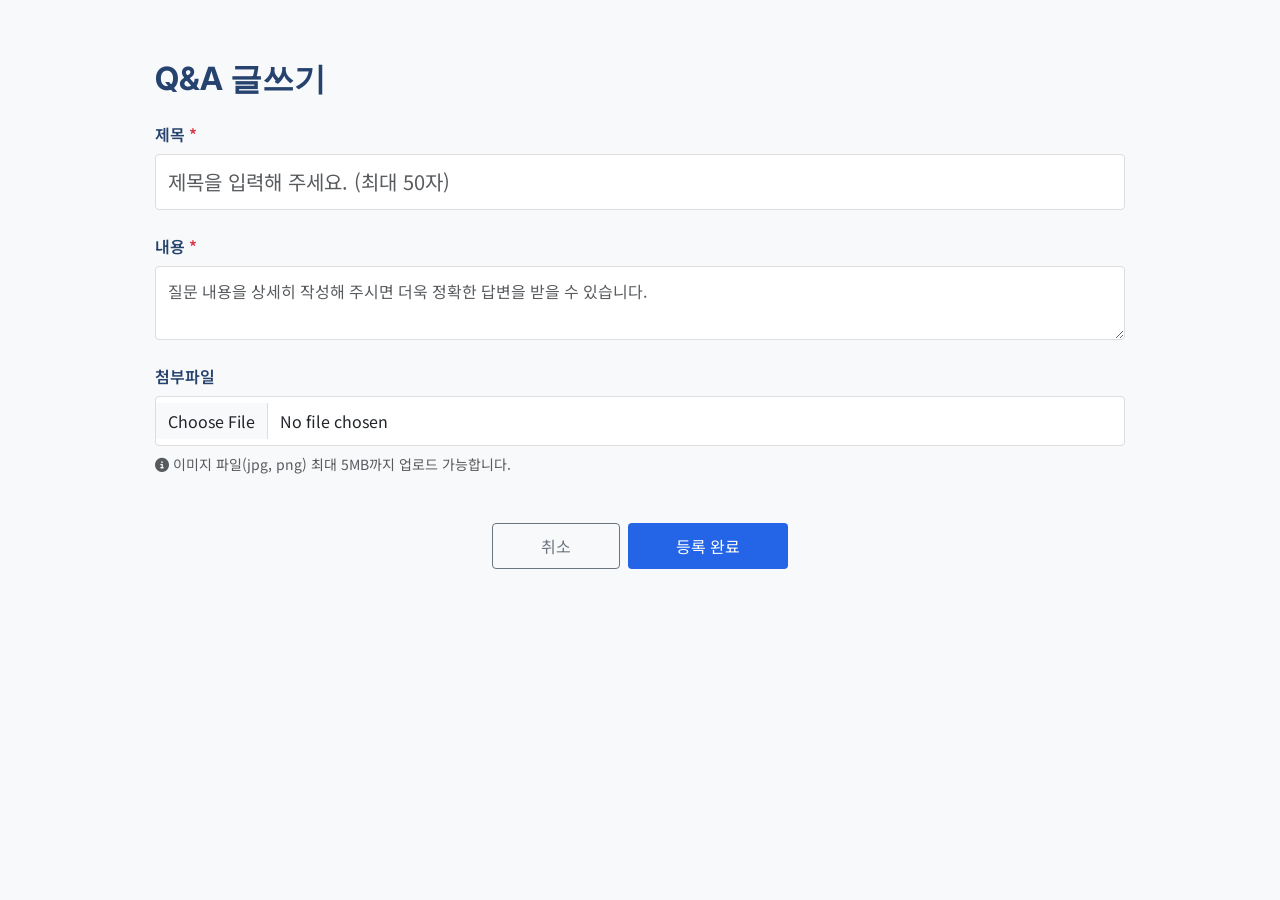
<file: templates/board/write.html>
<!DOCTYPE html>
<html lang="ko">
<head>
    <meta charset="UTF-8">
    <meta name="viewport" content="width=device-width, initial-scale=1.0">
    <title>글쓰기 - zipai 부동산</title>
    <link href="https://cdn.jsdelivr.net/npm/bootstrap@5.3.0/dist/css/bootstrap.min.css" rel="stylesheet">
    <link rel="stylesheet" href="https://cdnjs.cloudflare.com/ajax/libs/font-awesome/6.4.0/css/all.min.css">
    <link rel="stylesheet" href="../../static/css/board.css">
</head>
<body>
    <div class="board-container">
        <h2 class="page-title mb-4">Q&A 글쓰기</h2>
        
        <form id="writeForm" class="write-form">
            <div class="mb-4">
                <label for="postTitle" class="form-label">제목 <span class="text-danger">*</span></label>
                <input type="text" class="form-control form-control-lg" id="postTitle" placeholder="제목을 입력해 주세요. (최대 50자)">
            </div>
            
            <div class="mb-4">
                <label for="postContent" class="form-label">내용 <span class="text-danger">*</span></label>
                <!-- 실제 서비스에서는 CKEditor나 Summernote 등의 WYSIWYG 에디터가 들어가는 자리입니다. -->
                <textarea class="form-control editor-area" id="postContent" placeholder="질문 내용을 상세히 작성해 주시면 더욱 정확한 답변을 받을 수 있습니다."></textarea>
            </div>

            <div class="mb-4">
                <label for="postFile" class="form-label">첨부파일</label>
                <input class="form-control" type="file" id="postFile">
                <div class="form-text text-muted mt-2"><i class="fas fa-info-circle"></i> 이미지 파일(jpg, png) 최대 5MB까지 업로드 가능합니다.</div>
            </div>

            <div class="d-flex justify-content-center gap-2 mt-5">
                <a href="qna.html" class="btn btn-outline-custom px-5">취소</a>
                <button type="submit" class="btn btn-primary-custom px-5">등록 완료</button>
            </div>
        </form>
    </div>
    <script src="../../static/js/board.js"></script>
</body>
</html>
</file>
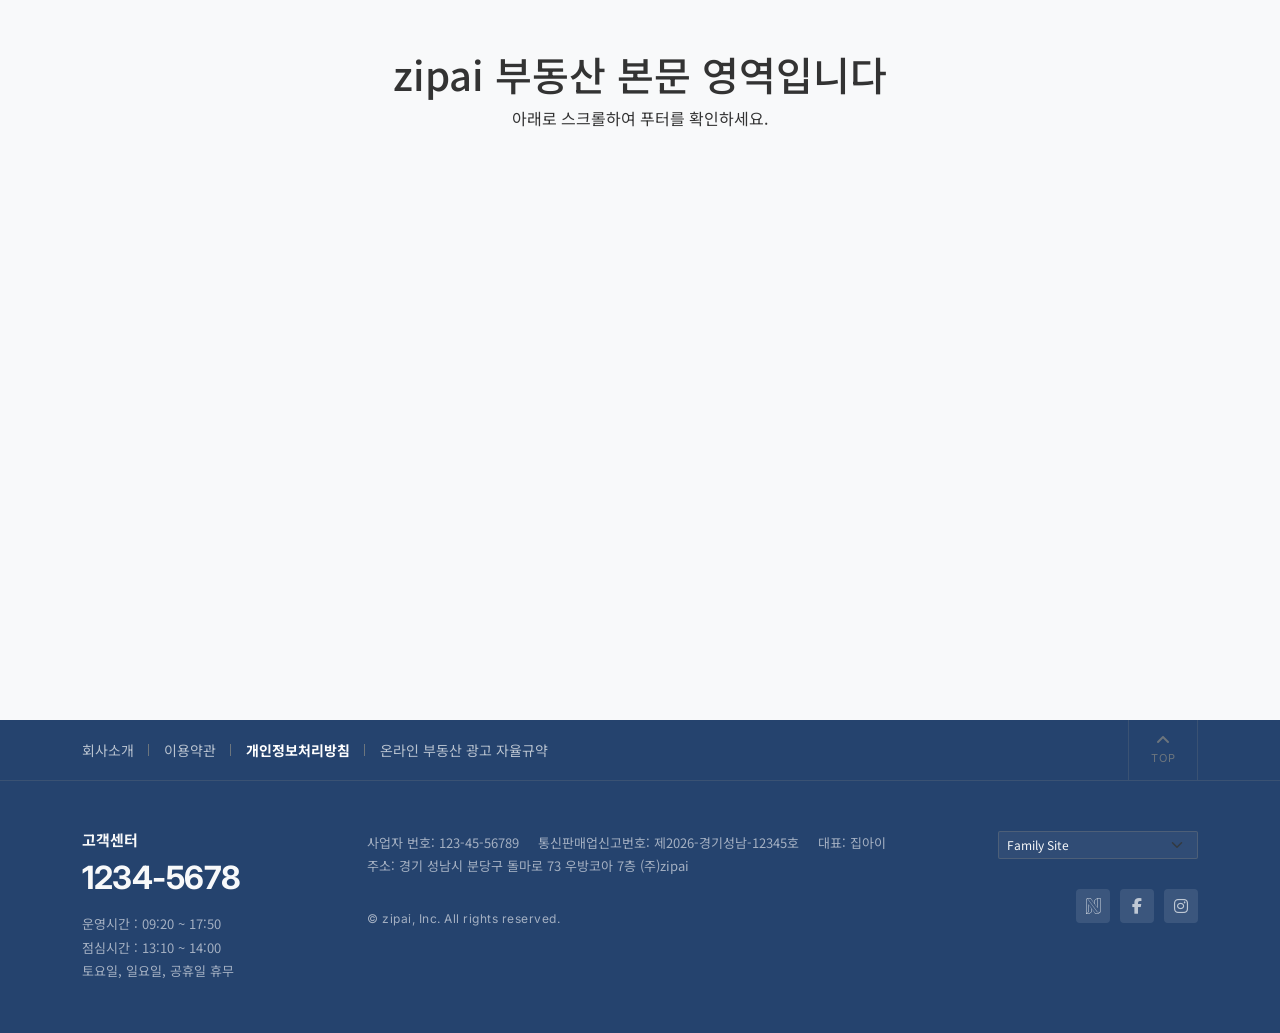
<file: templates/common/footer.html>
<!DOCTYPE html>
<html lang="ko">
<head>
    <meta charset="UTF-8">
    <meta name="viewport" content="width=device-width, initial-scale=1.0">
    <title>zipai 부동산 푸터</title>
    <!-- 11. 파비콘 추가 (인라인 SVG 활용) -->
    <link rel="icon" href="data:image/svg+xml,<svg xmlns=%22http://www.w3.org/2000/svg%22 viewBox=%220 0 100 100%22><text y=%22.9em%22 font-size=%2290%22>🏢</text></svg>">
    
    <!-- 부트스트랩 5 CSS (2. 중단점 사용을 위한 연결) -->
    <link href="https://cdn.jsdelivr.net/npm/bootstrap@5.3.0/dist/css/bootstrap.min.css" rel="stylesheet">
    
    <!-- 6. FontAwesome (아이콘 적용) -->
    <link rel="stylesheet" href="https://cdnjs.cloudflare.com/ajax/libs/font-awesome/6.4.0/css/all.min.css">
    
    <!-- 3. 외부 스타일시트 연결 -->
    <link rel="stylesheet" href="../../static/css/footer.css">
</head>
<body>
    <!-- 본문 콘텐츠 영역 (테스트용 공간 확보) -->
    <div style="min-height: 80vh; padding: 50px; text-align: center; font-family: 'Noto Sans KR', sans-serif;">
        <h1>zipai 부동산 본문 영역입니다</h1>
        <p>아래로 스크롤하여 푸터를 확인하세요.</p>
    </div>

    <!-- 13. 우측 하단 투더탑 버튼 (플로팅) -->
    <button id="floatingTopBtn" class="floating-top-btn" aria-label="Top">
        <i class="fas fa-chevron-up"></i>
    </button>

    <!-- 푸터 시작 -->
    <footer class="site-footer">
        <!-- 상단 영역: 링크 및 이미지 속 탑 버튼 -->
        <div class="footer-top">
            <div class="container-fluid container-xl">
                <div class="top-inner">
                    <!-- 10. 모바일에서 사이트맵 메뉴 숨김 (d-none d-md-flex) -->
                    <ul class="sitemap-menu d-none d-md-flex">
                        <li><a href="#">회사소개</a></li>
                        <li><a href="#">이용약관</a></li>
                        <li><a href="#" class="fw-bold text-white">개인정보처리방침</a></li>
                        <li><a href="#">온라인 부동산 광고 자율규약</a></li>
                    </ul>
                    <!-- 첨부 이미지의 우측 상단 TOP 버튼 UI 유지 -->
                    <div class="top-img-btn d-none d-md-flex" onclick="window.scrollTo(0,0);">
                        <i class="fas fa-angle-up"></i>
                        <span>TOP</span>
                    </div>
                </div>
            </div>
        </div>

        <!-- 하단 영역: 고객센터, 회사정보, 패밀리사이트, SNS -->
        <div class="footer-bottom">
            <div class="container-fluid container-xl">
                <div class="row bottom-inner">
                    <!-- 좌측: 고객센터 -->
                    <div class="col-12 col-lg-3 customer-center">
                        <h3 class="cc-title">고객센터</h3>
                        <h2 class="cc-number">1234-5678</h2>
                        <p class="cc-time">운영시간 : 09:20 ~ 17:50<br>점심시간 : 13:10 ~ 14:00<br>토요일, 일요일, 공휴일 휴무</p>
                    </div>
                    
                    <!-- 중앙: 회사 정보 -->
                    <div class="col-12 col-lg-6 company-info">
                        <div class="info-text">
                            <span>사업자 번호: 123-45-56789</span>
                            <span>통신판매업신고번호: 제2026-경기성남-12345호</span>
                            <span>대표: 집아이</span><br>
                            <span>주소: 경기 성남시 분당구 돌마로 73 우방코아 7층 (주)zipai</span>
                        </div>
                        <div class="copyright">
                            &copy; zipai, Inc. All rights reserved.
                        </div>
                    </div>

                    <!-- 우측: 패밀리사이트 및 SNS -->
                    <div class="col-12 col-lg-3 extra-info">
                        <!-- 12. 패밀리사이트 추가 (홈픽부동산 등 5개 항목) -->
                        <div class="family-site">
                            <select class="form-select form-select-sm" aria-label="Family Site" onchange="if(this.value) window.open(this.value, '_blank');">
                                <option selected value="">Family Site</option>
                                <option value="#1">zipai 부동산 중개법인</option>
                                <option value="#2">zipai 인테리어 솔루션</option>
                                <option value="#3">zipai 이사/청소</option>
                                <option value="#4">zipai 파이낸스 대출</option>
                                <option value="#5">zipai 프라퍼티 매니지먼트</option>
                            </select>
                        </div>
                        <!-- SNS 아이콘 -->
                        <div class="sns-icons">
                            <a href="#" aria-label="Naver Blog"><i class="fa-brands fa-neos"></i></a>
                            <a href="#" aria-label="Facebook"><i class="fa-brands fa-facebook-f"></i></a>
                            <a href="#" aria-label="Instagram"><i class="fa-brands fa-instagram"></i></a>
                        </div>
                    </div>
                </div>
            </div>
        </div>
    </footer>

    <!-- 플로팅 투더탑 스크립트 -->
    <script>
        const topBtn = document.getElementById('floatingTopBtn');
        window.addEventListener('scroll', () => {
            if (window.scrollY > 200) {
                topBtn.classList.add('show');
            } else {
                topBtn.classList.remove('show');
            }
        });
        topBtn.addEventListener('click', () => {
            window.scrollTo({ top: 0, behavior: 'smooth' });
        });
    </script>
</body>
</html>
</file>
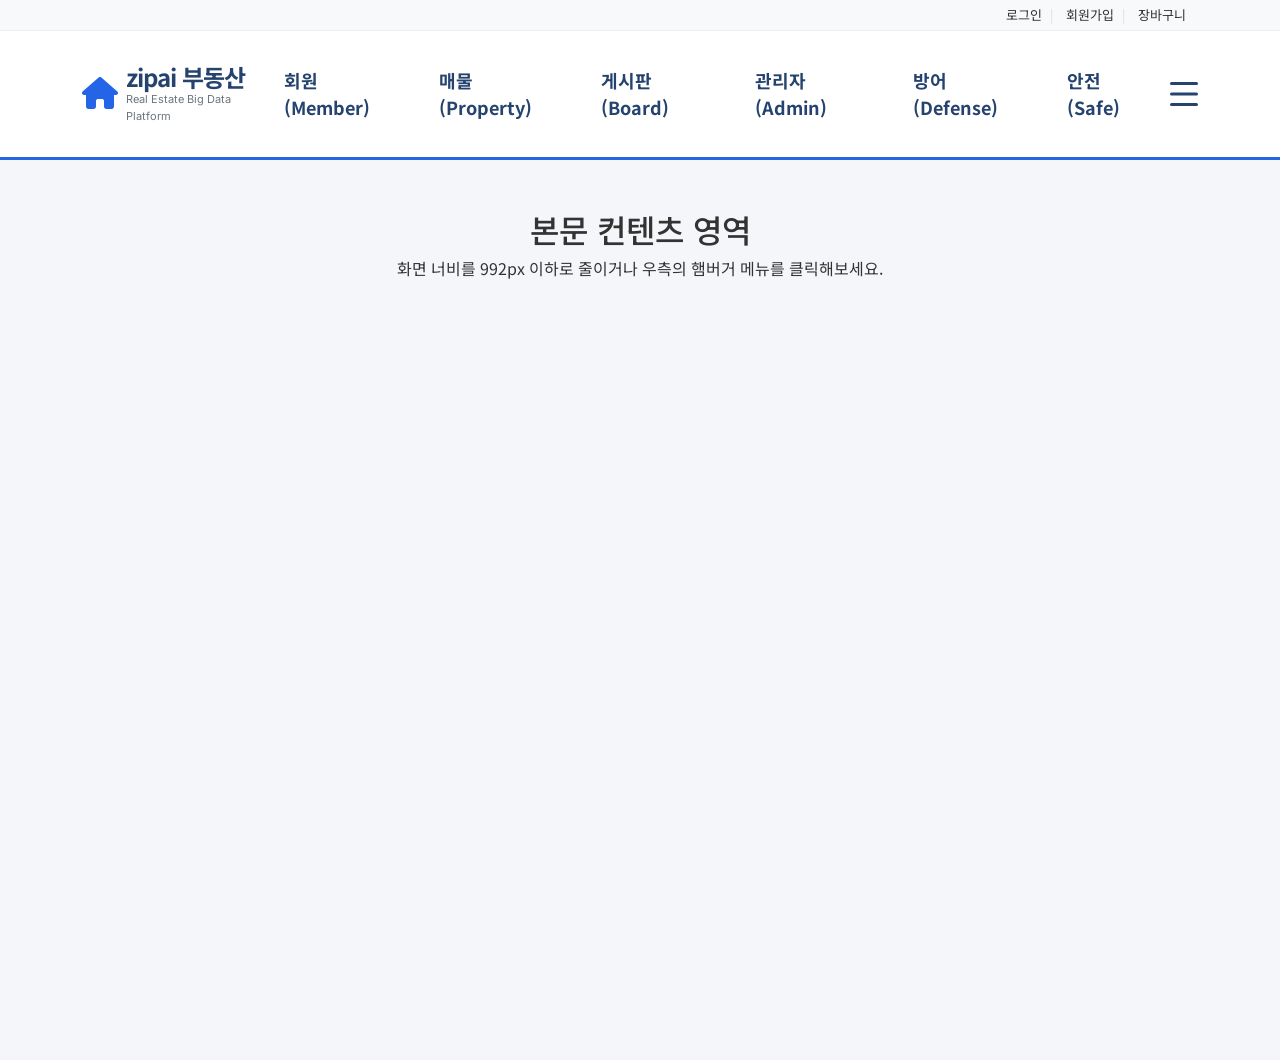
<file: templates/common/header.html>
<!DOCTYPE html>
<html lang="ko">
<head>
    <meta charset="UTF-8">
    <meta name="viewport" content="width=device-width, initial-scale=1.0">
    <title>zipai 부동산 헤더</title>
    
    <!-- Bootstrap 5 CSS -->
    <link href="https://cdn.jsdelivr.net/npm/bootstrap@5.3.0/dist/css/bootstrap.min.css" rel="stylesheet">
    
    <!-- FontAwesome -->
    <link rel="stylesheet" href="https://cdnjs.cloudflare.com/ajax/libs/font-awesome/6.4.0/css/all.min.css">
    
    <!-- Custom CSS -->
    <link rel="stylesheet" href="../../static/css/header.css">
</head>
<body>

    <!-- Header Section -->
    <header class="site-header">
        
        <!-- Top Utility Menu (Image 2 참조) -->
        <div class="top-util">
            <div class="container-xl d-flex justify-content-end">
                <ul class="util-nav list-unstyled d-flex mb-0">
                    <li><a href="../member/login.html">로그인</a></li>
                    <li><a href="../member/signup.html">회원가입</a></li>
                    <li><a href="../property/wishlist.html">장바구니</a></li>
                </ul>
            </div>
        </div>

        <!-- Main Header & Navigation -->
        <div class="main-header">
            <div class="container-xl d-flex justify-content-between align-items-center py-3">
                
                <!-- Logo -->
                <a href="../index.html" class="logo d-flex align-items-center text-decoration-none">
                    <i class="fas fa-home fa-2x me-2" style="color: var(--primary-color)"></i>
                    <div class="logo-text">
                        <h1 class="m-0 fs-4 fw-bold">zipai 부동산</h1>
                        <span class="d-block">Real Estate Big Data Platform</span>
                    </div>
                </a>

                <!-- Desktop Menu (2-Tier Dropdown) -->
                <!-- 992px(lg) 이하에서 숨김 처리 -->
                <nav class="desktop-nav d-none d-lg-block">
                    <ul class="main-menu d-flex list-unstyled m-0">
                        <li class="menu-item position-relative px-2">
                            <a href="../member/login.html" class="menu-link fw-bold">회원 (Member)</a>
                            <ul class="sub-menu list-unstyled position-absolute bg-white shadow">
                                <li><a href="../member/login.html">로그인</a></li>
                                <li><a href="../member/signup.html">회원가입</a></li>
                                <li><a href="../member/register.html">회원등록</a></li>
                                <li><a href="../member/mypage.html">마이페이지</a></li>
                            </ul>
                        </li>
                        <li class="menu-item position-relative px-2">
                            <a href="../property/search.html" class="menu-link fw-bold">매물 (Property)</a>
                            <ul class="sub-menu list-unstyled position-absolute bg-white shadow">
                                <li><a href="../property/search.html">매물검색</a></li>
                                <li><a href="../property/detail.html">매물상세</a></li>
                                <li><a href="../property/map.html">지도보기</a></li>
                                <li><a href="../property/recommend.html">매물추천</a></li>
                                <li><a href="../property/wishlist.html">관심매물</a></li>
                            </ul>
                        </li>
                        <li class="menu-item position-relative px-2">
                            <a href="../board/qna.html" class="menu-link fw-bold">게시판 (Board)</a>
                            <ul class="sub-menu list-unstyled position-absolute bg-white shadow">
                                <li><a href="../board/qna.html">Q&A</a></li>
                                <li><a href="../board/qna_detail.html">Q&A상세</a></li>
                                <li><a href="../board/write.html">글쓰기</a></li>
                                <li><a href="../board/trend.html">트렌드</a></li>
                                <li><a href="../board/about.html">소개</a></li>
                            </ul>
                        </li>
                        <li class="menu-item position-relative px-2">
                            <a href="../admin/admin.html" class="menu-link fw-bold">관리자 (Admin)</a>
                            <ul class="sub-menu list-unstyled position-absolute bg-white shadow">
                                <li><a href="../admin/admin.html">대시보드</a></li>
                                <li><a href="../admin/admin_users.html">회원관리</a></li>
                                <li><a href="../admin/admin_properties.html">매물관리</a></li>
                                <li><a href="../admin/admin_properties_new.html">신규매물</a></li>
                                <li><a href="../admin/market_dashboard.html">시장동향</a></li>
                            </ul>
                        </li>
                        <li class="menu-item position-relative px-2">
                            <a href="../defense/fraud_result.html" class="menu-link fw-bold">방어 (Defense)</a>
                            <ul class="sub-menu list-unstyled position-absolute bg-white shadow">
                                <li><a href="../defense/fraud_result.html">사기조회결과</a></li>
                                <li><a href="../defense/checklist.html">체크리스트</a></li>
                                <li><a href="../defense/charter-rate-calculator.html">전세가율계산기</a></li>
                                <li><a href="../defense/contract-guide.html">계약가이드</a></li>
                            </ul>
                        </li>
                        <li class="menu-item position-relative px-2">
                            <a href="../safe/risk_assessment.html" class="menu-link fw-bold">안전 (Safe)</a>
                            <ul class="sub-menu list-unstyled position-absolute bg-white shadow">
                                <li><a href="../safe/risk_assessment.html">위험도평가</a></li>
                                <li><a href="../safe/regional_safety_search.html">지역안전검색</a></li>
                                <li><a href="../safe/safety_map.html">안전지도</a></li>
                                <li><a href="../safe/admin_properties_new.html">안전매물등록</a></li>
                                <li><a href="../safe/market_dashboard.html">안전시장동향</a></li>
                            </ul>
                        </li>
                    </ul>
                </nav>

                <!-- Hamburger Button (Animated) -->
                <button class="hamburger-btn border-0 bg-transparent" id="hamburgerMenu" aria-label="Toggle Mega Menu">
                    <span class="bar bar1"></span>
                    <span class="bar bar2"></span>
                    <span class="bar bar3"></span>
                </button>
            </div>
        </div>

        <!-- Mega Menu (Overlay) -->
        <div class="mega-menu" id="megaMenu">
            <div class="container-xl">
                <div class="row g-4">
                    <div class="col-6 col-md-4 col-lg-2">
                        <h5>Member</h5>
                        <ul class="list-unstyled">
                            <li><a href="../member/login.html">login.html</a></li>
                            <li><a href="../member/signup.html">signup.html</a></li>
                            <li><a href="../member/register.html">register.html</a></li>
                            <li><a href="../member/mypage.html">mypage.html</a></li>
                        </ul>
                    </div>
                    <div class="col-6 col-md-4 col-lg-2">
                        <h5>Property</h5>
                        <ul class="list-unstyled">
                            <li><a href="../property/search.html">search.html</a></li>
                            <li><a href="../property/detail.html">detail.html</a></li>
                            <li><a href="../property/map.html">map.html</a></li>
                            <li><a href="../property/recommend.html">recommend.html</a></li>
                            <li><a href="../property/wishlist.html">wishlist.html</a></li>
                        </ul>
                    </div>
                    <div class="col-6 col-md-4 col-lg-2">
                        <h5>Board</h5>
                        <ul class="list-unstyled">
                            <li><a href="../board/qna.html">qna.html</a></li>
                            <li><a href="../board/qna_detail.html">qna_detail.html</a></li>
                            <li><a href="../board/write.html">write.html</a></li>
                            <li><a href="../board/trend.html">trend.html</a></li>
                            <li><a href="../board/about.html">about.html</a></li>
                        </ul>
                    </div>
                    <div class="col-6 col-md-4 col-lg-2">
                        <h5>Admin</h5>
                        <ul class="list-unstyled">
                            <li><a href="../admin/admin.html">admin.html</a></li>
                            <li><a href="../admin/admin_users.html">admin_users.html</a></li>
                            <li><a href="../admin/admin_properties.html">admin_properties.html</a></li>
                            <li><a href="../admin/admin_properties_new.html">admin_properties_new.html</a></li>
                            <li><a href="../admin/market_dashboard.html">market_dashboard.html</a></li>
                        </ul>
                    </div>
                    <div class="col-6 col-md-4 col-lg-2">
                        <h5>Defense</h5>
                        <ul class="list-unstyled">
                            <li><a href="../defense/fraud_result.html">fraud_result.html</a></li>
                            <li><a href="../defense/checklist.html">checklist.html</a></li>
                            <li><a href="../defense/charter-rate-calculator.html">charter-rate-calculator.html</a></li>
                            <li><a href="../defense/contract-guide.html">contract-guide.html</a></li>
                        </ul>
                    </div>
                    <div class="col-6 col-md-4 col-lg-2">
                        <h5>Safe</h5>
                        <ul class="list-unstyled">
                            <li><a href="../safe/risk_assessment.html">risk_assessment.html</a></li>
                            <li><a href="../safe/regional_safety_search.html">regional_safety_search.html</a></li>
                            <li><a href="../safe/safety_map.html">safety_map.html</a></li>
                            <li><a href="../safe/admin_properties_new.html">admin_properties_new.html</a></li>
                            <li><a href="../safe/market_dashboard.html">market_dashboard.html</a></li>
                        </ul>
                    </div>
                </div>
            </div>
        </div>
    </header>

    <!-- Custom JS -->
    <script src="../../static/js/header.js"></script>
    
    <!-- 테스트용 바디 여백 -->
    <div style="height: 100vh; padding: 50px; text-align: center; background-color: #f4f6f9;">
        <h2>본문 컨텐츠 영역</h2>
        <p>화면 너비를 992px 이하로 줄이거나 우측의 햄버거 메뉴를 클릭해보세요.</p>
    </div>

</body>
</html>
</file>
<file: static/css/header.css>
@import url('common.css');

/* Top Utility Menu */
.top-util {
    border-bottom: 1px solid #eee;
    padding: 5px 0;
    font-size: 13px;
}

.util-nav li {
    position: relative;
    padding: 0 12px;
}

.util-nav li::after {
    content: "|";
    position: absolute;
    right: 0;
    color: #ddd;
}

.util-nav li:last-child::after {
    content: "";
}

.util-nav a {
    text-decoration: none;
    color: #333;
    font-family: var(--font-body);
}

.util-nav a:hover {
    color: var(--primary-color);
}

/* Main Header */
.main-header {
    background-color: #fff;
    position: relative;
    z-index: 1050;
    border-bottom: 3px solid var(--primary-color);
}

.logo-text h1 {
    color: var(--accent-color);
    letter-spacing: -1px;
}
.logo-text span {
    font-size: 11px;
    color: var(--secondary-color);
    font-family: var(--font-title);
}

/* Desktop 2-Tier Dropdown Menu */
.desktop-nav .menu-link {
    color: var(--accent-color);
    text-decoration: none;
    font-size: 18px;
    padding: 20px 15px;
    display: block;
    transition: color 0.3s;
}

.desktop-nav .menu-item:hover .menu-link {
    color: var(--primary-color);
}

.desktop-nav .sub-menu {
    display: none;
    top: 100%;
    left: 50%;
    transform: translateX(-50%);
    min-width: 160px;
    border: 1px solid #eee;
    border-radius: 4px;
    z-index: 1000;
    padding: 10px 0;
}

.desktop-nav .menu-item:hover .sub-menu {
    display: block;
}

.desktop-nav .sub-menu a {
    display: block;
    padding: 8px 20px;
    color: #333;
    text-decoration: none;
    font-size: 15px;
    text-align: center;
}

.desktop-nav .sub-menu a:hover {
    background-color: var(--bg-light);
    color: var(--primary-color);
    font-weight: 500;
}

/* Hamburger Button Animation */
.hamburger-btn {
    width: 30px;
    height: 24px;
    position: relative;
    cursor: pointer;
    z-index: 1100;
}

.hamburger-btn .bar {
    display: block;
    width: 100%;
    height: 3px;
    background-color: var(--accent-color);
    position: absolute;
    left: 0;
    transition: all 0.3s ease-in-out;
    border-radius: 3px;
}

.hamburger-btn .bar1 { top: 0; }
.hamburger-btn .bar2 { top: 50%; transform: translateY(-50%); }
.hamburger-btn .bar3 { bottom: 0; }

.hamburger-btn.active .bar1 {
    top: 50%;
    transform: translateY(-50%) rotate(45deg);
}
.hamburger-btn.active .bar2 {
    opacity: 0;
}
.hamburger-btn.active .bar3 {
    bottom: 50%;
    transform: translateY(50%) rotate(-45deg);
}

/* Mega Menu */
.mega-menu {
    position: fixed;
    top: 0;
    left: 0;
    width: 100%;
    background-color: var(--bg-light);
    padding-top: 100px; /* 헤더 높이만큼 여백 */
    padding-bottom: 50px;
    box-shadow: 0 10px 15px rgba(0,0,0,0.1);
    z-index: 1040;
    opacity: 0;
    visibility: hidden;
    transform: translateY(-20px);
    transition: all 0.3s ease-in-out;
    max-height: 100vh;
    overflow-y: auto;
}

.mega-menu.show {
    opacity: 1;
    visibility: visible;
    transform: translateY(0);
}

.mega-menu h5 {
    color: var(--primary-color);
    border-bottom: 2px solid var(--primary-color);
    padding-bottom: 10px;
    margin-bottom: 15px;
    font-weight: 700;
}

.mega-menu ul li {
    margin-bottom: 8px;
}

.mega-menu ul a {
    color: #444;
    text-decoration: none;
    transition: color 0.2s;
}

.mega-menu ul a:hover {
    color: var(--primary-color);
    font-weight: 600;
}

/* Responsive Media Queries (Bootstrap Breakpoints) */
@media (max-width: 991.98px) {
    /* 992px 이하: 데스크탑 메인 메뉴 숨김 */
    .desktop-nav {
        display: none !important;
    }
}
</file>
<file: static/css/footer.css>
/* 8. common.css 연결 */
@import url('common.css');

body {
    margin: 0;
}

/* ================== 푸터 공통 ================== */
.site-footer {
    background-color: var(--accent-color);
    color: var(--bg-color);
    font-family: var(--font-body);
    font-size: 14px;
    line-height: 1.6;
}

.site-footer a {
    color: rgba(248, 249, 250, 0.7); /* --bg-color 투명도 적용 */
    text-decoration: none;
    transition: color 0.3s;
}

.site-footer a:hover {
    color: var(--primary-color);
}

/* ================== 상단 영역 ================== */
.footer-top {
    border-bottom: 1px solid rgba(108, 117, 125, 0.3); /* --secondary-color 활용 */
}

.top-inner {
    display: flex;
    justify-content: space-between;
    align-items: stretch;
    height: 60px;
}

.sitemap-menu {
    list-style: none;
    padding: 0;
    margin: 0;
    display: flex;
    align-items: center;
    gap: 30px;
}

.sitemap-menu li {
    position: relative;
}

.sitemap-menu li::after {
    content: "";
    position: absolute;
    right: -15px;
    top: 50%;
    transform: translateY(-50%);
    width: 1px;
    height: 12px;
    background-color: var(--secondary-color);
}
.sitemap-menu li:last-child::after {
    display: none;
}

/* 이미지 형태의 TOP 버튼 UI */
.top-img-btn {
    width: 70px;
    border-left: 1px solid rgba(108, 117, 125, 0.3);
    border-right: 1px solid rgba(108, 117, 125, 0.3);
    display: flex;
    flex-direction: column;
    align-items: center;
    justify-content: center;
    cursor: pointer;
    color: var(--secondary-color);
    transition: all 0.3s;
}
.top-img-btn:hover {
    background-color: rgba(255,255,255,0.05);
    color: var(--bg-color);
}
.top-img-btn i {
    font-size: 16px;
    margin-bottom: 2px;
}
.top-img-btn span {
    font-size: 11px;
    font-family: var(--font-title);
    letter-spacing: 1px;
}

/* ================== 하단 영역 ================== */
.footer-bottom {
    padding: 50px 0;
}

.bottom-inner {
    align-items: flex-start;
}

/* 1. 고객센터 */
.customer-center .cc-title {
    font-size: 15px;
    font-weight: 700;
    margin-bottom: 10px;
    color: var(--bg-color);
}
.customer-center .cc-number {
    font-family: var(--font-title);
    font-size: 32px;
    font-weight: 700;
    margin: 0 0 15px 0;
    color: var(--bg-color);
    letter-spacing: -0.5px;
}
.customer-center .cc-time {
    font-size: 13px;
    color: rgba(248, 249, 250, 0.6);
    margin: 0;
    line-height: 1.8;
}

/* 2. 회사정보 */
.company-info {
    color: rgba(248, 249, 250, 0.6);
    font-size: 13px;
    line-height: 1.8;
}
.company-info .info-text span {
    display: inline-block;
    margin-right: 15px;
}
.company-info .copyright {
    margin-top: 30px;
    font-family: var(--font-title);
    font-size: 12px;
    letter-spacing: 0.5px;
}

/* 3. 패밀리사이트 및 SNS */
.extra-info {
    display: flex;
    flex-direction: column;
    align-items: flex-end;
    justify-content: space-between;
    height: 100%;
    gap: 30px; /* 컨텐츠 간 간격 */
}

/* 셀렉트 박스 스타일링 */
.family-site select {
    background-color: rgba(255, 255, 255, 0.05);
    border: 1px solid rgba(108, 117, 125, 0.5);
    color: var(--bg-color);
    font-size: 12px;
    width: 200px;
    cursor: pointer;
    border-radius: 2px;
}
.family-site select:focus {
    background-color: var(--accent-color);
    color: var(--bg-color);
    box-shadow: none;
    border-color: var(--primary-color);
}
.family-site select option {
    background-color: var(--accent-color);
    color: var(--bg-color);
}

.sns-icons {
    display: flex;
    gap: 10px;
}
.sns-icons a {
    display: flex;
    align-items: center;
    justify-content: center;
    width: 34px;
    height: 34px;
    background-color: rgba(255, 255, 255, 0.1);
    border-radius: 4px;
    font-size: 16px;
}
.sns-icons a:hover {
    background-color: var(--primary-color);
    color: #fff;
}

/* ================== 13. 플로팅 투더탑 버튼 ================== */
.floating-top-btn {
    position: fixed;
    bottom: 30px;
    right: 30px;
    width: 50px;
    height: 50px;
    background-color: var(--primary-color);
    color: #fff;
    border: none;
    border-radius: 50%;
    font-size: 18px;
    cursor: pointer;
    box-shadow: 0 4px 10px rgba(0,0,0,0.3);
    opacity: 0;
    visibility: hidden;
    transition: all 0.3s ease;
    z-index: 1000;
}
.floating-top-btn.show {
    opacity: 1;
    visibility: visible;
}
.floating-top-btn:hover {
    background-color: #1a4fba;
    transform: translateY(-3px);
}

/* ==========================================
   10. 반응형 중단점 (모바일 최적화)
   ========================================== */
@media (max-width: 991.98px) { /* lg 미만 */
    .bottom-inner { gap: 40px; }
    .extra-info { align-items: flex-start; gap: 20px; }
}

@media (max-width: 767.98px) { /* md 미만 (모바일) */
    .site-footer { 
        text-align: center; /* 10. 중앙 배치 */
        padding-top: 30px; 
    }
    
    /* 모바일에서는 상단 보더라인 제거 및 정렬 */
    .footer-top { border: none; }
    .top-inner { height: auto; }
    
    .customer-center, .company-info, .extra-info {
        display: flex;
        flex-direction: column;
        align-items: center;
        text-align: center;
        margin-bottom: 40px;
    }
    
    .company-info .info-text span { 
        margin: 0 5px 5px 5px; 
    }
    
    .extra-info { 
        align-items: center; 
        margin-bottom: 0;
    }
    
    .bottom-inner { gap: 0; }
}
</file>
<file: static/css/board.css>
@import url('common.css');

/* 게시판 공통 컨테이너 */
.board-container {
    max-width: 1000px;
    margin: 0 auto;
    padding: 60px 15px;
}

.page-title {
    color: var(--accent-color);
    font-weight: 700;
    margin-bottom: 30px;
    font-family: var(--font-title);
}

/* 게시판 목록 (qna.html) */
.board-table {
    border-top: 2px solid var(--accent-color);
    text-align: center;
}

.board-table th {
    background-color: var(--bg-light);
    color: var(--accent-color);
    font-weight: 600;
    padding: 15px 10px;
    border-bottom: 1px solid #dee2e6;
}

.board-table td {
    padding: 15px 10px;
    vertical-align: middle;
    border-bottom: 1px solid #dee2e6;
    color: #555;
}

.board-table .td-title {
    text-align: left;
}

.board-table .td-title a {
    color: #333;
    text-decoration: none;
    transition: color 0.2s;
}

.board-table .td-title a:hover {
    color: var(--primary-color);
    font-weight: 500;
}

/* 페이징 */
.pagination .page-link {
    color: #555;
    border: none;
    padding: 8px 16px;
    margin: 0 3px;
    border-radius: 4px;
}
.pagination .page-item.active .page-link {
    background-color: var(--primary-color);
    color: #fff;
}
.pagination .page-link:hover {
    background-color: var(--bg-light);
    color: var(--primary-color);
}

/* 버튼 공통 */
.btn-primary-custom {
    background-color: var(--primary-color);
    color: #fff;
    border: none;
    padding: 10px 24px;
    border-radius: 4px;
    transition: background-color 0.2s;
}
.btn-primary-custom:hover {
    background-color: #1a4fba;
    color: #fff;
}
.btn-outline-custom {
    border: 1px solid var(--secondary-color);
    color: var(--secondary-color);
    padding: 10px 24px;
    border-radius: 4px;
    background: transparent;
    transition: all 0.2s;
}
.btn-outline-custom:hover {
    background-color: var(--secondary-color);
    color: #fff;
}

/* 게시판 상세 (qna_detail.html) */
.detail-header {
    border-bottom: 2px solid var(--accent-color);
    padding-bottom: 20px;
    margin-bottom: 30px;
}
.detail-title {
    font-size: 24px;
    font-weight: 700;
    margin-bottom: 15px;
}
.detail-info {
    color: var(--secondary-color);
    font-size: 14px;
}
.detail-info span {
    margin-right: 15px;
}
.detail-info span i {
    margin-right: 5px;
}
.detail-content {
    min-height: 300px;
    line-height: 1.8;
    font-size: 16px;
    color: #444;
    padding-bottom: 40px;
    border-bottom: 1px solid #dee2e6;
}

/* 댓글 영역 */
.comment-section {
    margin-top: 40px;
}
.comment-count {
    font-weight: 600;
    margin-bottom: 20px;
}
.comment-list {
    list-style: none;
    padding: 0;
}
.comment-item {
    padding: 20px 0;
    border-bottom: 1px solid #eee;
}
.comment-author {
    font-weight: 600;
    margin-bottom: 5px;
}
.comment-date {
    font-size: 12px;
    color: var(--secondary-color);
}
.comment-text {
    margin-top: 10px;
    color: #555;
    font-size: 15px;
}
.comment-form textarea {
    resize: none;
    border-color: #ddd;
}
.comment-form textarea:focus {
    border-color: var(--primary-color);
    box-shadow: none;
}

/* 글쓰기 (write.html) */
.write-form label {
    font-weight: 600;
    color: var(--accent-color);
}
.write-form .form-control {
    border-radius: 4px;
    border-color: #ddd;
    padding: 12px;
}
.write-form .form-control:focus {
    border-color: var(--primary-color);
    box-shadow: 0 0 0 0.2rem rgba(36, 101, 232, 0.1);
}
.editor-area {
    min-height: 400px;
    resize: vertical;
}
</file>
<file: static/css/common.css>
/* 5. 폰트 구글 CDN (제목용/내용용 2가지) */
@import url('https://fonts.googleapis.com/css2?family=Inter:wght@400;600;700&family=Noto+Sans+KR:wght@400;500;700&display=swap');

/* 7. 색상과 폰트는 CSS 변수를 사용 (공통 설정) */
:root {
    /* 4. 팔레트 컬러 적용 */
    --primary-color: #2465E8;     /* 강조/호버 색상 */
    --accent-color: #25436E;      /* 푸터 메인 배경색 */
    --secondary-color: #6C757D;   /* 선, 비활성 요소 색상 */
    --bg-color: #f8f9fa;          /* 밝은 텍스트 색상 */
    --bg-light: #f8f9fa;          
    --bg-white: #ffffff;

    /* 폰트 변수 */
    --font-title: 'Inter', sans-serif;       /* 영문/숫자/강조용 (sans-serif) */
    --font-body: 'Noto Sans KR', sans-serif; /* 한글 본문용 (sans-serif) */

    /* Bootstrap 5 중단점 참고용 (실제 미디어 쿼리에서 활용) */
    --bp-sm: 576px;
    --bp-md: 768px;
    --bp-lg: 992px;
    --bp-xl: 1200px;
    --bp-xxl: 1400px;
}

*, *::before, *::after {
    box-sizing: border-box;
}
.container {
    width: 100%;
    padding-right: 15px;
    padding-left: 15px;
    margin-right: auto;
    margin-left: auto;
}
body {
    font-family: var(--font-body);
    margin: 0;
    padding: 0;
    color: #333;
    background-color: var(--bg-light);
}
</file>
<file: static/css/trend.css>
@import url('common.css');

.trend-wrapper { padding: 40px 0; }
.page-header { text-align: center; margin-bottom: 40px; }
.page-header h2 { color: var(--accent-color); font-weight: 700; margin-bottom: 10px; font-family: var(--font-title); }
.page-header p { color: var(--secondary-color); }
.info-card { background: var(--bg-white); border-radius: 8px; padding: 24px; margin-bottom: 20px; box-shadow: 0 4px 6px rgba(0,0,0,0.05); border-top: 4px solid var(--primary-color); transition: transform 0.3s ease; }
.info-card:hover { transform: translateY(-5px); }
.info-card h3 { color: var(--accent-color); font-size: 1.25rem; margin-bottom: 15px; display: flex; align-items: center; gap: 10px; }
.info-card ul { padding-left: 20px; color: #555; line-height: 1.6; }
.link-cards { display: flex; flex-direction: column; gap: 15px; margin-top: 40px; }
.link-card { display: flex; align-items: center; justify-content: space-between; background: var(--accent-color); color: var(--bg-white); padding: 20px; border-radius: 8px; text-decoration: none; transition: background 0.3s; }
.link-card:hover { background: var(--primary-color); color: var(--bg-white); }
.link-card .icon-box { font-size: 24px; margin-right: 15px; }
.filter-box { background: var(--bg-white); padding: 20px; border-radius: 8px; margin-bottom: 30px; box-shadow: 0 2px 4px rgba(0,0,0,0.05); }
.filter-group { margin-bottom: 15px; }
.filter-group label { display: block; margin-bottom: 5px; font-weight: 600; }
.filter-group select { width: 100%; padding: 10px; border: 1px solid #ddd; border-radius: 4px; }
.btn-search { width: 100%; padding: 12px; background: var(--primary-color); color: #fff; border: none; border-radius: 4px; font-weight: 600; cursor: pointer; }
.result-list .result-item { background: var(--bg-white); padding: 20px; border-radius: 8px; border-left: 4px solid var(--accent-color); margin-bottom: 15px; }
.calc-form { background: var(--bg-white); padding: 24px; border-radius: 8px; box-shadow: 0 2px 4px rgba(0,0,0,0.05); }
.calc-result { background: var(--accent-color); color: #fff; padding: 24px; border-radius: 8px; margin-top: 20px; text-align: center; }
.calc-result h4 { margin: 0 0 10px 0; font-weight: 400; }
.calc-result .amount { font-size: 2rem; font-weight: 700; font-family: var(--font-title); }
.timeline { position: relative; max-width: 800px; margin: 0 auto; padding: 20px 0; }
.timeline::after { content: ''; position: absolute; width: 4px; background-color: var(--secondary-color); top: 0; bottom: 0; left: 20px; margin-left: -2px; }
.timeline-item { padding: 10px 40px; position: relative; background-color: inherit; width: 100%; }
.timeline-item::after { content: ''; position: absolute; width: 20px; height: 20px; right: -10px; background-color: var(--bg-white); border: 4px solid var(--primary-color); top: 15px; border-radius: 50%; z-index: 1; left: 10px; }
.timeline-content { padding: 20px; background-color: var(--bg-white); position: relative; border-radius: 6px; box-shadow: 0 2px 5px rgba(0,0,0,0.1); }

@media (min-width: 576px) { .container { max-width: 540px; } .filter-box { display: flex; flex-wrap: wrap; gap: 15px; } .filter-group { flex: 1; margin-bottom: 0; } .btn-search { width: auto; flex-basis: 100%; margin-top: 15px; } }
@media (min-width: 768px) { .container { max-width: 720px; } .info-grid { display: grid; grid-template-columns: repeat(3, 1fr); gap: 20px; } .info-card { margin-bottom: 0; } .link-cards { flex-direction: row; } .link-card { flex: 1; } .timeline::after { left: 50%; } .timeline-item { width: 50%; } .timeline-item:nth-child(even) { left: 50%; } .timeline-item:nth-child(odd) { left: 0; } .timeline-item:nth-child(odd):after { left: auto; right: -10px; } .timeline-item:nth-child(even):after { left: -10px; } }
@media (min-width: 992px) { .container { max-width: 960px; } .btn-search { flex-basis: auto; margin-top: 24px; } .calc-container { display: flex; gap: 30px; } .calc-form { flex: 2; } .calc-result { flex: 1; margin-top: 0; display: flex; flex-direction: column; justify-content: center; } }
@media (min-width: 1200px) { .container { max-width: 1140px; } }
@media (min-width: 1400px) { .container { max-width: 1320px; } }
</file>
